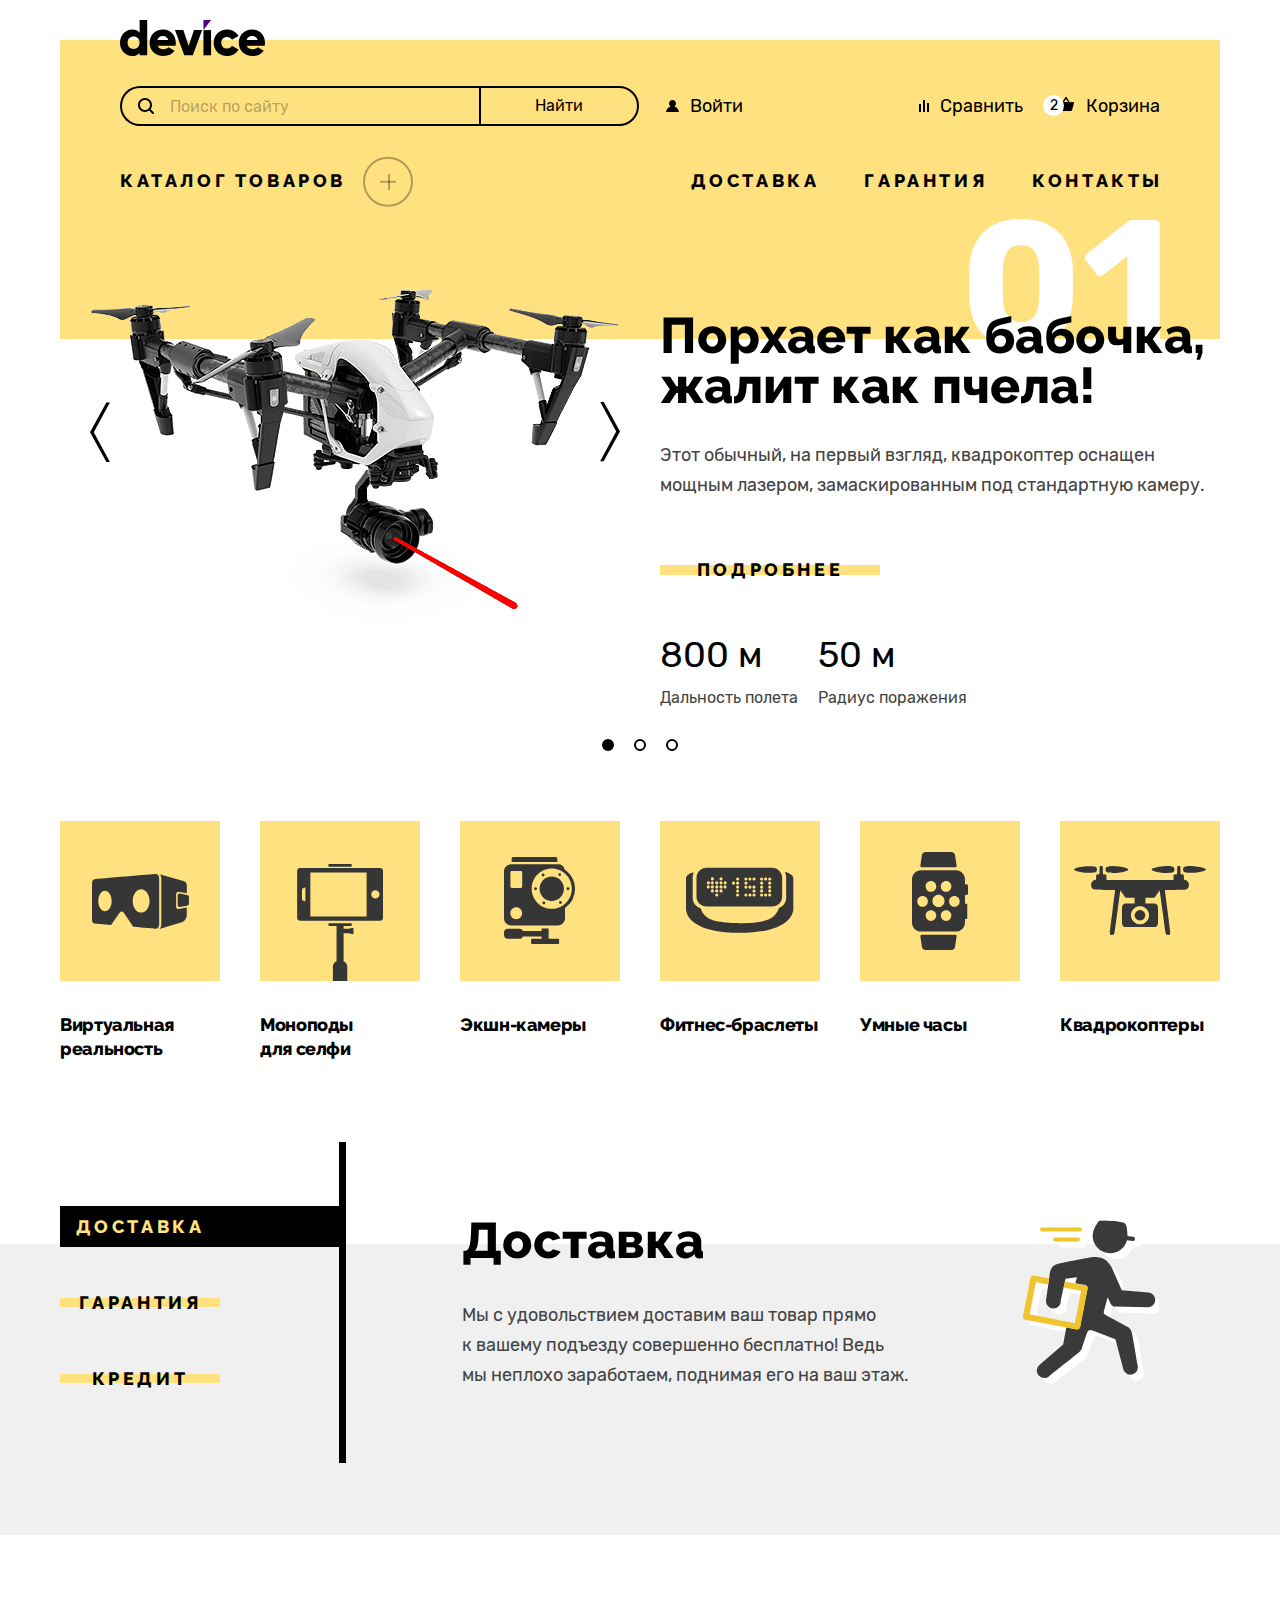
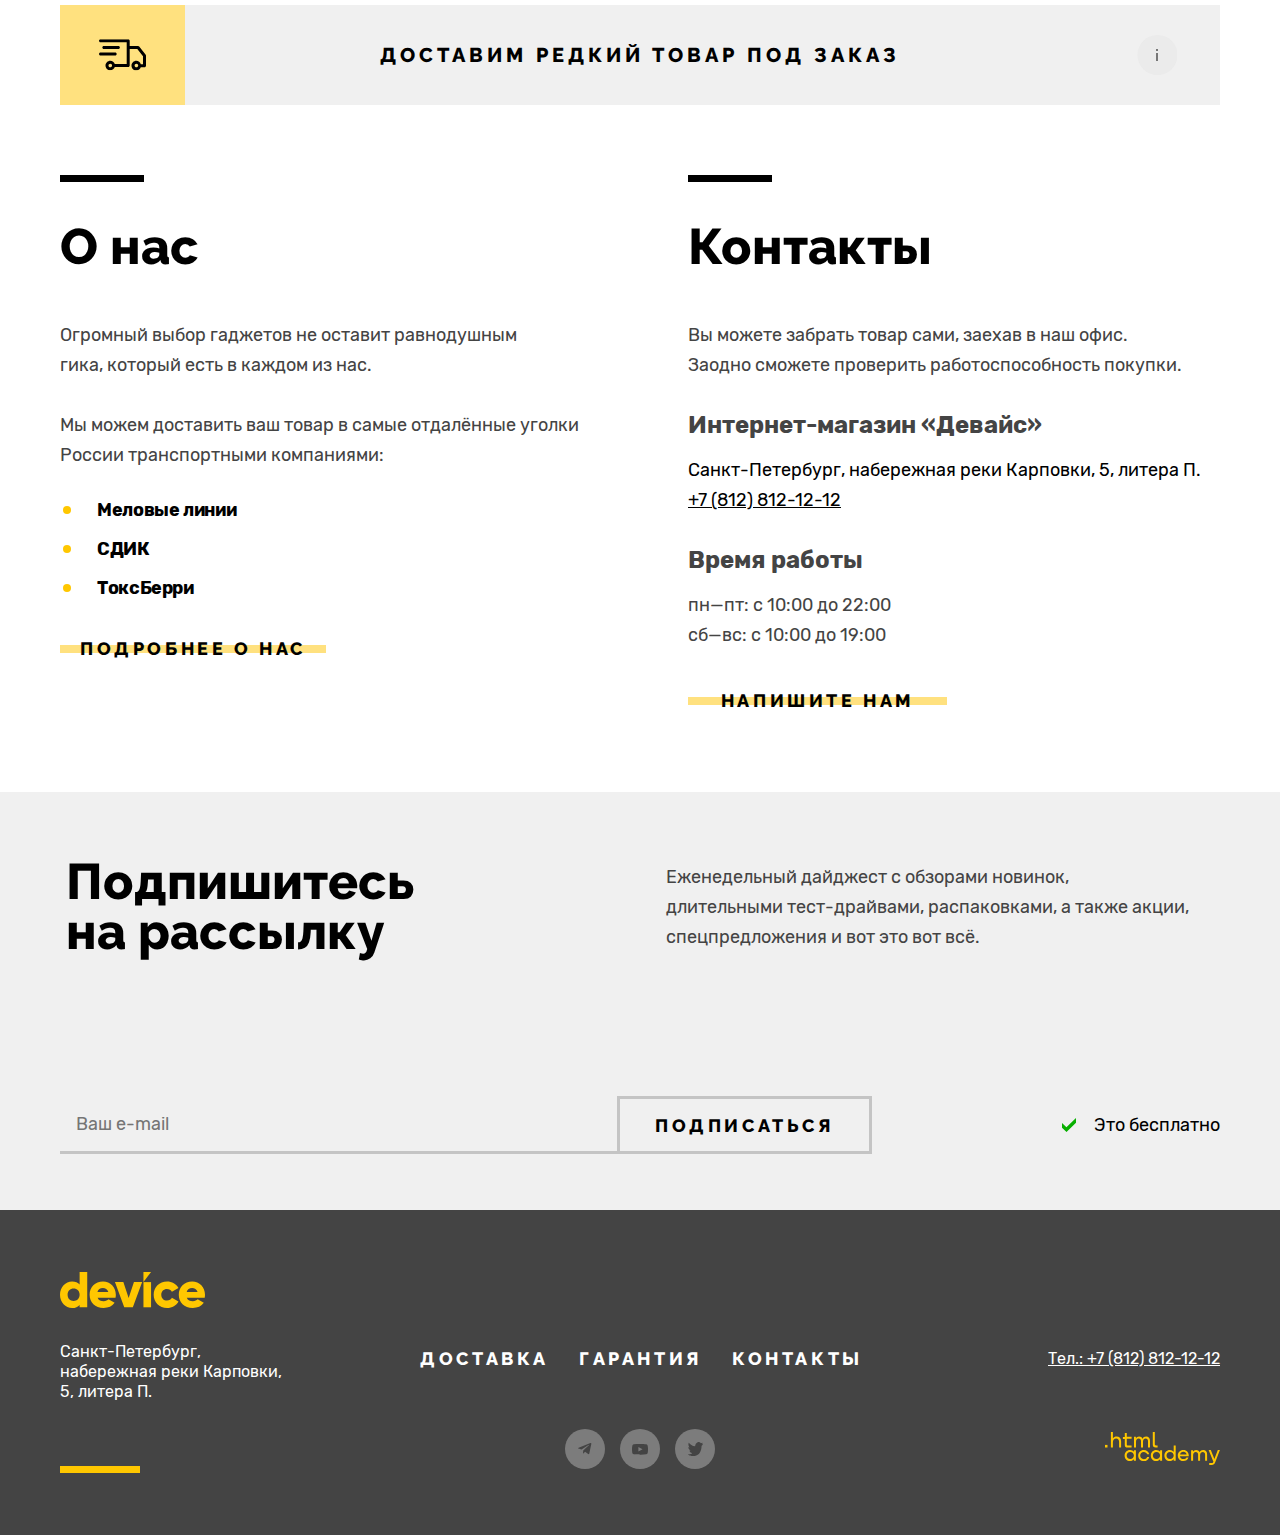
<file: index.html>
<!DOCTYPE html>
<html lang="ru">

  <head>
    <meta charset="UTF-8">
    <meta name="viewport" content="width=device-width, initial-scale=1.0">
    <title>Девайс</title>
    <link rel="icon" href="favicon.ico">
    <link rel="icon" type="image/png" sizes="32x32" href="images/favicon.png">
    <link rel="stylesheet" href="styles/style.css">
  </head>

  <body class="page">
    <!-- header -->
    <header class="main-header">
      <div class="page-container header-container">
        <a class="logo nav-logo" href="#">
          <span class="visually-hidden">Логотип сайта Девайс.</span>
          <img src="images/logo-header.svg" alt="Логотип сайта Девайс." width="145" height="36">
        </a>
        <form class="search" method="get" action="https://echo.htmlacademy.ru/">
          <label class="search__label" for="search">
            <span class="visually-hidden">Поиск по сайту.</span>
            <input class="search__input input" type="text" name="search" id="search" placeholder="Поиск по сайту">
          </label>
          <button class="search__button" type="button">Найти</button>
        </form>
        <ul class="nav-bar list-reset">
          <li class="nav-bar__item">
            <a class="nav-bar__link login link" href="#">Войти</a>
          </li>
          <li class="nav-bar__item">
            <a class="nav-bar__link compare link" href="#">Сравнить</a>
          </li>
          <li class="nav-bar__item">
            <a class="nav-bar__link count link" href="#">
              <span class="cart-count">2</span>
              Корзина
            </a>
            <!-- popover -->
            <!-- класс popover-open показывает поповер -->
            <div class="popover popover-cart">
              <div class="popover-content">
                <h2 class="visually-hidden">Корзина.</h2>
                <ul class="cart-items-list list-reset">
                  <li class="cart-item">
                    <a class="cart-item__link link" href="#">
                      <img class="cart-item__img" src="images/catalog-img/preview-cart/amateur-mini.jpg"
                        alt="Любительская селфи-палка" width="39" height="43">
                      <h3 class="cart-item__name">Любительская селфи-палка</h3>
                    </a>
                    <button class="cart-item__btn btn">
                      <span class="visually-hidden">Убрать товар из корзины.</span>
                    </button>
                  </li>
                  <li class="cart-item">
                    <a class="cart-item__link link" href="#">
                      <img class="cart-item__img" src="images/catalog-img/preview-cart/professional-mini.jpg"
                        alt="Профессиональная селфи-палка" width="39" height="43">
                      <h3 class="cart-item__name">Профессиональная селфи-палка</h3>
                    </a>
                    <button class="cart-item__btn btn">
                      <span class="visually-hidden">Убрать товар из корзины.</span>
                    </button>
                  </li>
                </ul>
                <div class="cart-text">
                  <p class="cart-text__descr descr">
                    Товаров:
                    <span class="cart-text__count">2</span>
                  </p>
                  <p class="cart-text__descr descr">
                    Сумма:
                    <span class="cart-text__price">2000 ₽</span>
                  </p>
                </div>
                <a class="popover-content__btn btn" href="#">Открыть корзину</a>
              </div>
            </div>
          </li>
        </ul>
        <nav class="nav">
          <!-- Класс catalog-menu-opened показывает доп меню  -->
          <ul class="menu list-reset">
            <li class="menu__item">
              <a href="#" class="menu__link menu__link-icon link">Каталог товаров</a>
              <ul class="catalog-menu catalog-menu-opened  list-reset">
                <li class="catalog-menu__item catalog-menu__item-virtual">
                  <a href="#" class="catalog-menu__link link">Виртуальная реальность</a>
                </li>
                <li class="catalog-menu__item  catalog-menu__item-monopods">
                  <a href="catalog.html" class="catalog-menu__link link">Моноподы для cелфи</a>
                </li>
                <li class="catalog-menu__item catalog-menu__item-action">
                  <a href="#" class="catalog-menu__link link">Экшн-камеры</a>
                </li>
                <li class="catalog-menu__item catalog-menu__item-fitness">
                  <a href="#" class="catalog-menu__link link">Фитнес-браслеты</a>
                </li>
                <li class="catalog-menu__item catalog-menu__item-smart">
                  <a href="#" class="catalog-menu__link link">Умные часы</a>
                </li>
                <li class="catalog-menu__item catalog-menu__item-quadrocopter">
                  <a href="#" class="catalog-menu__link link">Квадрокоптеры</a>
                </li>
              </ul>
            </li>
            <li class="menu__item">
              <a href="#" class="menu__link link">Доставка</a>
            </li>
            <li class="menu__item">
              <a href="#" class="menu__link link">Гарантия</a>
            </li>
            <li class="menu__item">
              <a href="#" class="menu__link link">Контакты</a>
            </li>
          </ul>
        </nav>
      </div>
    </header>
    <!-- main -->
    <main class="main main-container">
      <h1 class="visually-hidden">Девайс - интернет-магазин гаджетов.</h1>
      <!-- slider  -->
      <section class="slider">
        <div class="page-container">
          <h2 class="visually-hidden">Промо.</h2>
          <ol class="slides list-reset">
            <li class="slide slide-active slide-one">
              <div class="slider-wrapper">
                <img src="images/slider/quadrocopter.png" width="560" height="560"
                  alt="Изображение лазерного квадрокоптера.">
                <div class="slider-controls">
                  <button class="slider-button slider-prev btn" type="button">
                    <span class="visually-hidden">Предыдущий слайд.</span>
                  </button>
                  <button class="slider-button slider-next btn" type="button">
                    <span class="visually-hidden">Следующий слайд.</span>
                  </button>
                </div>
              </div>
              <div class="slider-wrapper-text ">
                <h3 class="slider__title title">Порхает как бабочка,
                  жалит как пчела!</h3>
                <p class="slider__descr descr">Этот обычный, на первый взгляд, квадрокоптер оснащен мощным лазером,
                  замаскированным под стандартную камеру.</p>
                <a class="slider__detail button-yellow  btn" href="#">Подробнее</a>
                <ul class="product-feature list-reset">
                  <li class="product-feature__item">
                    <p class="product-feature__descr descr">
                      800 м
                    </p>
                    <span class="text-small">Дальность полета</span>
                  </li>
                  <li class="product-feature__item">
                    <p class="product-feature__descr descr">
                      50 м
                    </p>
                    <span class="text-small">Радиус поражения</span>
                  </li>
                </ul>
              </div>
            </li>
            <li class="slide slide-two">
              <div class="slider-wrapper">
                <img src="images/slider/fitness-bracelet.png" width="560" height="560"
                  alt="Изображение лазерного квадрокоптера.">
                <div class="slider-controls">
                  <button class="slider-button slider-prev btn" type="button">
                    <span class="visually-hidden">Предыдущий слайд.</span>
                  </button>
                  <button class="slider-button slider-next btn" type="button">
                    <span class="visually-hidden">Следующий слайд.</span>
                  </button>
                </div>
              </div>
              <div class="slider-wrapper-text">
                <h3 class="slider__title title">Худеем правильно!</h3>
                <p class="slider__descr descr">Мотивирующие фитнес-браслеты помогут найти в себе силы не пропускать
                  занятия и соблюдать диету.</p>
                <a class="slider__detail button-yellow btn" href="#">Подробнее</a>
                <ul class="product-feature list-reset">
                  <li class="product-feature__item">
                    <p class="product-feature__descr descr">
                      48 часов
                      <span class="text-small">Без подзарядки</span>
                    </p>
                  </li>
                </ul>
              </div>
            </li>
            <li class="slide slide-three">
              <div class="slider-wrapper">
                <img src="images/slider/selfie.png" width="560" height="560" alt="Изображение лазерного квадрокоптера.">
                <div class="slider-controls">
                  <button class="slider-button slider-prev btn" type="button">
                    <span class="visually-hidden">Предыдущий слайд.</span>
                  </button>
                  <button class="slider-button slider-next btn" type="button">
                    <span class="visually-hidden">Следующий слайд.</span>
                  </button>
                </div>
              </div>
              <div class="slider-wrapper-text">
                <h3 class="slider__title title">Делай селфи, как Бен Стиллер!</h3>
                <p class="slider__descr descr">Самая длинная палка для селфи доступна в нашем магазине. Восемь (Восемь,
                  Карл!) метров длиной и весом всего 5 кг.
                </p>
                <a class="slider__detail button-yellow btn" href="#">Подробнее</a>
                <ul class="product-feature list-reset">
                  <li class="product-feature__item">
                    <p class="product-feature__descr descr">
                      8,5 м
                    </p>
                    <span class="text-small">Длина палки</span>
                  </li>
                  <li class="product-feature__item">
                    <p class="product-feature__descr descr">
                      5 кг
                    </p>
                    <span class="text-small">Вес палки</span>
                  </li>
                  <li class="product-feature__item">
                    <p class="product-feature__descr descr">
                      Карбон
                    </p>
                    <span class="text-small">Материал</span>
                  </li>
                </ul>
              </div>
            </li>
          </ol>
          <ol class="slider-pagination list-reset">
            <li class="slider-pagination__item">
              <button class="slider-pagination__button slider-pagination-button-current btn" type="button">
                <span class="visually-hidden">Первый слайд.</span>
              </button>
            </li>
            <li class="slider-pagination__item">
              <button class="slider-pagination__button btn" type="button">
                <span class="visually-hidden">Второй слайд.</span>
              </button>
            </li>
            <li class="slider-pagination__item">
              <button class="slider-pagination__button btn" type="button">
                <span class="visually-hidden">Третий слайд.</span>
              </button>
            </li>
          </ol>
        </div>
      </section>
      <!-- categories -->
      <section class="categories">
        <div class="page-container">
          <h2 class="visually-hidden">Категории каталога.</h2>
          <ul class="categories__list list-reset">
            <li class="categories__item">
              <a class="categories__link virtual-icon link" href="#">Виртуальная
                реальность</a>
            </li>
            <li class="categories__item">
              <a class="categories__link monopods-icon link" href="catalog.html">Моноподы
                для&nbsp;селфи</a>
            </li>
            <li class="categories__item">
              <a class="categories__link action-cameras-icon link" href="#">Экшн-камеры</a>
            </li>
            <li class="categories__item">
              <a class="categories__link fitness-bracelets-icon link" href="#">Фитнес-браслеты</a>
            </li>
            <li class="categories__item">
              <a class="categories__link smart-watch-icon link" href="#">Умные часы</a>
            </li>
            <li class="categories__item">
              <a class="categories__link quadcopters-icon link" href="#">Квадрокоптеры</a>
            </li>
          </ul>
        </div>
      </section>
      <!-- info -->
      <section class="info">
        <div class="page-container info-container">
          <h2 class="visually-hidden">Информация о доставке, гарантии и кредите.</h2>
          <ul class="tabs-nav list-reset">
            <li class="tabs-nav__item tabs-nav__active">
              <button class="tabs-nav__btn button-yellow btn" type="button">Доставка</button>
            </li>
            <li class="tabs-nav__item">
              <button class="tabs-nav__btn button-yellow btn" type="button">Гарантия</button>
            </li>
            <li class="tabs-nav__item">
              <button class="tabs-nav__btn button-yellow btn" type="button">Кредит</button>
            </li>
          </ul>
          <ul class="tabs-content list-reset">
            <li class="tabs-panel  tabs-panel__active delivery-icon">
              <h3 class="tabs-panel__title title">Доставка</h3>
              <p class="tabs-panel__descr descr">
                Мы с удовольствием доставим ваш товар прямо
                к&nbsp;вашему подъезду совершенно бесплатно! Ведь
                мы&nbsp;неплохо заработаем, поднимая его на ваш этаж.
              </p>
            </li>
            <li class="tabs-panel guarantee-icon">
              <h3 class="tabs-panel__title title">Гарантия</h3>
              <p class="tabs-panel__descr descr">
                Если из-за возгорания купленного у нас товара у вас
                сгорит дом — не переживайте, мы выдадим вам новый.
                Товар, не дом, конечно же.
              </p>
            </li>
            <li class="tabs-panel credit-icon">
              <h3 class="tabs-panel__title title">Кредит</h3>
              <p class="tabs-panel__descr descr">
                Залезть в долговую яму стало проще! Кредитные консультанты подберут для вас наиболее выгодные условия
                кредита. Выгодные
                для банка, разумеется.
              </p>
            </li>
          </ul>
        </div>
      </section>
      <!-- delivery -->
      <section class="delivery">
        <h2 class="visually-hidden">Оформить доставку.</h2>
        <div class="page-container">
          <button class="delivery-btn btn" type="button">Доставим редкий товар под заказ</button>
        </div>
      </section>
      <!-- detail -->
      <section class="detail">
        <div class="page-container detail-container">
          <!--about-us -->
          <div class="about-us">
            <h2 class="about-us__title detail__title title">О нас</h2>
            <p class="about-us__descr detail__descr descr">Огромный выбор гаджетов не оставит равнодушным<br> гика,
              который есть в каждом из нас.
            </p>
            <p class="about-us__descr  detail__descr descr">Мы можем доставить ваш товар в самые отдалённые уголки
              России транспортными компаниями:
            </p>
            <ul class="about-us__list detail__list list-reset">
              <li class="about-us__item detail__item">Меловые линии</li>
              <li class="about-us__item detail__item">СДИК</li>
              <li class="about-us__item detail__item">ТоксБерри</li>
            </ul>
            <a class="about-us__link detail__btn button-yellow btn" href="#">Подробнее о нас</a>
          </div>
          <!-- contacts -->
          <div class="contacts">
            <h2 class="contacts__title detail__title title">Контакты</h2>
            <p class="contacts__descr  detail__descr descr">Вы можете забрать товар сами, заехав в наш офис.<br>
              Заодно сможете проверить работоспособность покупки.
            </p>
            <h3 class="contacts__subtitle  detail__subtitle">Интернет-магазин «Девайс»</h3>
            <address class="contacts__address">
              Санкт-Петербург, набережная реки Карповки, 5, литера П.
              <a class="contacts__tel link" href="tel:+78128121212">+7 (812) 812-12-12</a>
            </address>
            <h3 class="contacts__subtitle detail__subtitle">Время работы</h3>
            <p class="contacts__time detail__descr descr">
              пн—пт: с 10:00 до 22:00<br>
              сб—вс: с 10:00 до 19:00
            </p>
            <a class="contacts__link detail__btn button-yellow btn" href="#">Напишите нам</a>
          </div>
        </div>
      </section>
      <!-- subscribe -->
      <section class="subscribe">
        <div class="page-container subscribe-container">
          <div class="subscribe-top">
            <h2 class="subscribe__title title">Подпишитесь<br>
              на рассылку</h2>
            <p class="subscribe__descr descr">Еженедельный дайджест с обзорами новинок,<br>
              длительными тест-драйвами, распаковками, а также акции, спецпредложения и вот это вот всё.</p>
          </div>
          <div class="subscribe-bottom">
            <form class="subscribe-form" method="post" action="https://echo.htmlacademy.ru/">
              <label for="email">
                <span class="visually-hidden">Введите email.</span>
                <input class="subscribe-form__input input" type="email" name="email" id="email" placeholder="Ваш e-mail"
                  required>
              </label>
              <button class="subscribe-form__button btn" type="submit">Подписаться</button>
            </form>
            <span class="subscribe__free">Это бесплатно</span>
          </div>
        </div>
      </section>
    </main>
    <!-- footer -->
    <footer class="footer">
      <div class="page-container footer-container">
        <div class="footer-wrapper-left">
          <a class="logo footer-logo" href="#">
            <span class="visually-hidden">Логотип сайта Девайс.</span>
            <img src="images/logo-footer.svg" alt="Логотип сайта Девайс." width="145" height="36">
          </a>
          <address class="footer__address">Санкт-Петербург, набережная реки Карповки, 5, литера П.</address>
        </div>
        <div class="footer-wrapper-center">
          <ul class="footer-menu list-reset">
            <li class="footer-menu__item">
              <a href="#" class="footer-menu__link link">Доставка</a>
            </li>
            <li class="footer-menu__item">
              <a href="#" class="footer-menu__link link">Гарантия</a>
            </li>
            <li class="footer-menu__item">
              <a href="#" class="footer-menu__link link">Контакты</a>
            </li>
          </ul>
          <ul class="social-list list-reset">
            <li class="social-item">
              <a class="social-link social-link-telegram" href="https://t.me/htmlacademy">
                <svg width="40" height="40" viewBox="0 0 40 40" role="img" aria-label="Сссылка на телеграм канал."
                  fill="none" xmlns="http://www.w3.org/2000/svg">
                  <circle cx="20" cy="20" r="20" />
                  <g clip-path="url(#clip0_38401_469)">
                    <path
                      d="M25.4431 14.0736L13.6231 18.6316C12.8164 18.9556 12.8211 19.4056 13.4751 19.6062L16.5097 20.5529L23.5311 16.1229C23.8631 15.9209 24.1664 16.0296 23.9171 16.2509L18.2284 21.3849H18.2271L18.2284 21.3856L18.0191 24.5136C18.3257 24.5136 18.4611 24.3729 18.6331 24.2069L20.1071 22.7736L23.1731 25.0383C23.7384 25.3496 24.1444 25.1896 24.2851 24.5149L26.2977 15.0296C26.5037 14.2036 25.9824 13.8296 25.4431 14.0736V14.0736Z"
                      fill="#444444" />
                  </g>
                  <defs>
                    <clipPath id="clip0_38401_469">
                      <rect width="14" height="12" fill="white" transform="translate(13 14)" />
                    </clipPath>
                  </defs>
                </svg>

              </a>
            </li>
            <li class="social-item">
              <a class="social-link social-link-youtube" href="https://www.youtube.com/user/htmlacademyru">
                <svg width="40" height="40" viewBox="0 0 40 40" role="img" aria-label="Ссылка на ютуб канал."
                  fill="none" xmlns="http://www.w3.org/2000/svg">
                  <circle cx="20" cy="20" r="20" />
                  <g clip-path="url(#clip0_38401_474)">
                    <path
                      d="M27.6671 16.6746C27.5765 16.3515 27.4 16.0589 27.1564 15.828C26.9059 15.59 26.5989 15.4197 26.2644 15.3333C25.0124 15.0033 19.9964 15.0033 19.9964 15.0033C17.9053 14.9795 15.8147 15.0842 13.7364 15.3166C13.4019 15.4094 13.0955 15.5835 12.8444 15.8233C12.5977 16.0606 12.4191 16.3533 12.3257 16.674C12.1015 17.8818 11.9926 19.1082 12.0004 20.3366C11.9924 21.564 12.1011 22.79 12.3257 23.9993C12.4171 24.3186 12.5951 24.61 12.8424 24.8453C13.0897 25.0806 13.3977 25.2506 13.7364 25.3406C15.0051 25.67 19.9964 25.67 19.9964 25.67C22.0902 25.6938 24.1835 25.5892 26.2644 25.3566C26.5989 25.2702 26.9059 25.1 27.1564 24.862C27.3999 24.6311 27.5762 24.3385 27.6664 24.0153C27.8965 22.8079 28.0083 21.581 28.0004 20.352C28.0177 19.1177 27.906 17.885 27.6671 16.674V16.6746ZM18.4017 22.6193V18.0546L22.5751 20.3373L18.4017 22.6193Z"
                      fill="#444444" />
                  </g>
                  <defs>
                    <clipPath id="clip0_38401_474">
                      <rect width="16" height="11" fill="white" transform="translate(12 15)" />
                    </clipPath>
                  </defs>
                </svg>
              </a>
            </li>
            <li class="social-item">
              <a class="social-link social-link-vk" href="https://vk.com/htmlacademy">
                <svg width="40" height="40" viewBox="0 0 40 40" role="img" aria-label="Ссылка на твиттер." fill="none"
                  xmlns="http://www.w3.org/2000/svg">
                  <circle cx="20" cy="20" r="20" />
                  <path
                    d="M22.7 13.1551C24.2 12.6551 25.3 13.4551 25.9 14.2551C26.4 14.0551 27 13.8551 27.6 13.6551C27.6 14.4551 27.1 15.0551 26.8 15.2551C27.5 15.4551 28 14.8551 28 14.8551C27.9 15.7551 27.1 16.5551 26.6 16.7551C26.4 23.0551 23.8 27.1551 17.7 27.0551C17.2 27.0551 17.8 27.0551 17.3 27.0551C17 27.0551 13.6 26.6551 13 25.2551C15 25.4551 16.4 24.8551 17.1 24.1551C16.3 23.8551 14.7 23.7551 14.5 21.3551C14.8 21.5551 15 21.6551 15.6 21.5551C14.5 20.7551 13.3 20.0551 13.4 18.0551C13.7 18.3551 14.3 18.5551 14.6 18.4551C14 18.2551 12.8 15.3551 13.8 13.8551C15.4 15.5551 17.1 17.2551 20.1 17.3551C20.3 15.2551 21.1 13.8551 22.7 13.1551Z"
                    fill="#444444" />
                </svg>
              </a>
            </li>
          </ul>
        </div>
        <div class="footer-wrapper-right">
          <a class="footer-phone link" href="tel:+78128121212">Тел.: +7 (812) 812-12-12</a>
          <a href="https://htmlacademy.ru/" class="logo-academy">
            <span class="visually-hidden">Ссылка на официальеый сайт HTML Academy.</span>
          </a>
        </div>
      </div>
    </footer>
    <!-- modal-container-close закрывает модальное окно -->
    <div class="modal-container modal-container-close">
      <div class="modal modal-delivery">
        <section class="modal-content">
          <div class="title-wrapper">
            <h2 class="modal-content__title title">Доставка под заказ</h2>
            <button class="modal-content__close-btn" type="button">
              <span class="visually-hidden">Закрыть.</span>
            </button>
          </div>
          <form class="modal-form" method="post" action="https://echo.htmlacademy.ru/">
            <label for="name" class="modal-form__label modal-form__label-name">
              <span class="modal-form__text">Ваше имя:</span>
              <input type="text" name="name" id="name" class="modal-form__input name-icon input"
                placeholder="Введите имя">
              <span class="input-state input-valid">Добавьте имя</span>
            </label>
            <label for="mail" class="modal-form__label modal-form__label-mail">
              <span class="modal-form__text">Ваш e-mail:</span>
              <input type="text" name="email" id="mail" class="modal-form__input input-invalid input mail-icon"
                placeholder="Введите почту" value="почта">
              <span class="input-state input-invalid-text">Забавный у вас адрес</span>
            </label>
            <label for="order" class="modal-form__label modal-form__label-order">
              <span class="modal-form__text">Что нужно привезти:</span>
              <input type="text" name="order" id="order" class="modal-form__input order-input input"
                placeholder="В свободной форме">
            </label>
            <div class="wrapper-label">
              <div class="tooltip-container form-label-icon">
                <label for="quantity" class="modal-form__label modal-form__label-quantity">
                  <span class="modal-form__text">Количество:</span>
                </label>
                <div class="tooltip">
                  <button class="tooltip-toggle" type="button" aria-labelledby="tooltip-label-date"></button>
                  <span class="tooltip-text" role="tooltip" id="tooltip-label-date">Постараемся найти, сколько нужно.
                    Привезём сколько получится по требованиям
                    к провозу багажа.</span>
                </div>
              </div>
              <div class="wrapper-button">
                <button class="modal-form__btn button-minus" type="button">
                  <span class="visually-hidden">Уменьшить количество человек.</span>
                </button>
                <input type="number" name="quantity" id="quantity"
                  class="modal-form__input input-quantity input input-namber" value="1">
                <button class="modal-form__btn button-plus" type="button">
                  <span class="visually-hidden">Увеличить количество человек.</span>
                </button>
              </div>
            </div>
            <button class="modal-form__search btn button-yellow" type="submit">Отправить</button>
          </form>
        </section>
      </div>
    </div>
    <script src="script/main.js"></script>
  </body>

</html>
</file>
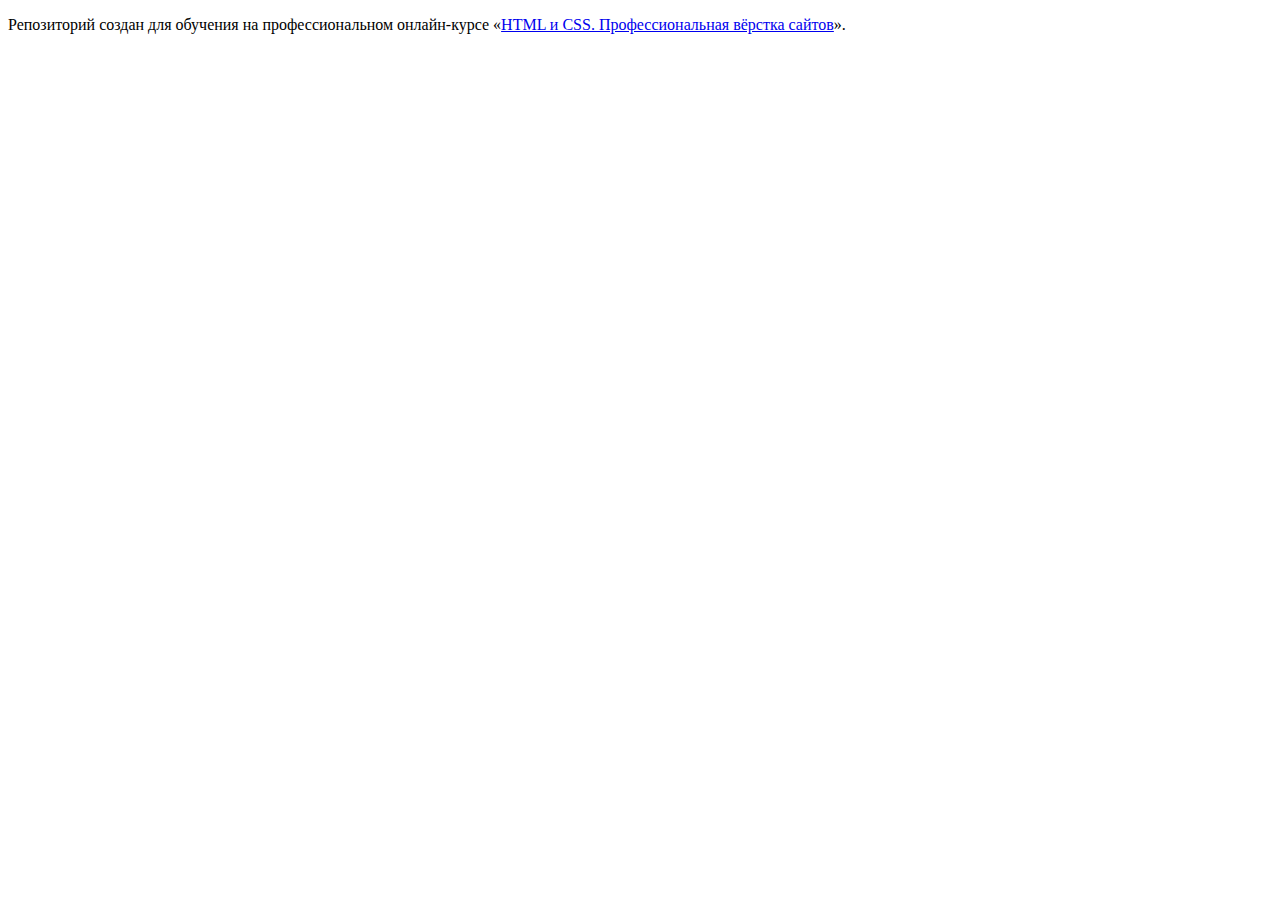
<file: master/index.html>
<!DOCTYPE html>
<html lang="ru">
  <head>
    <meta charset="utf-8">
    <title>HTML Academy: Девайс</title>
    <base href="https://htmlacademy-htmlcss.github.io/2235875-device-37/master/">
</head>
  <body>

    <p>Репозиторий создан для обучения на профессиональном онлайн‑курсе «<a href="https://htmlacademy.ru/intensive/htmlcss">HTML и CSS. Профессиональная вёрстка сайтов</a>».</p>

  </body>
</html>
</file>
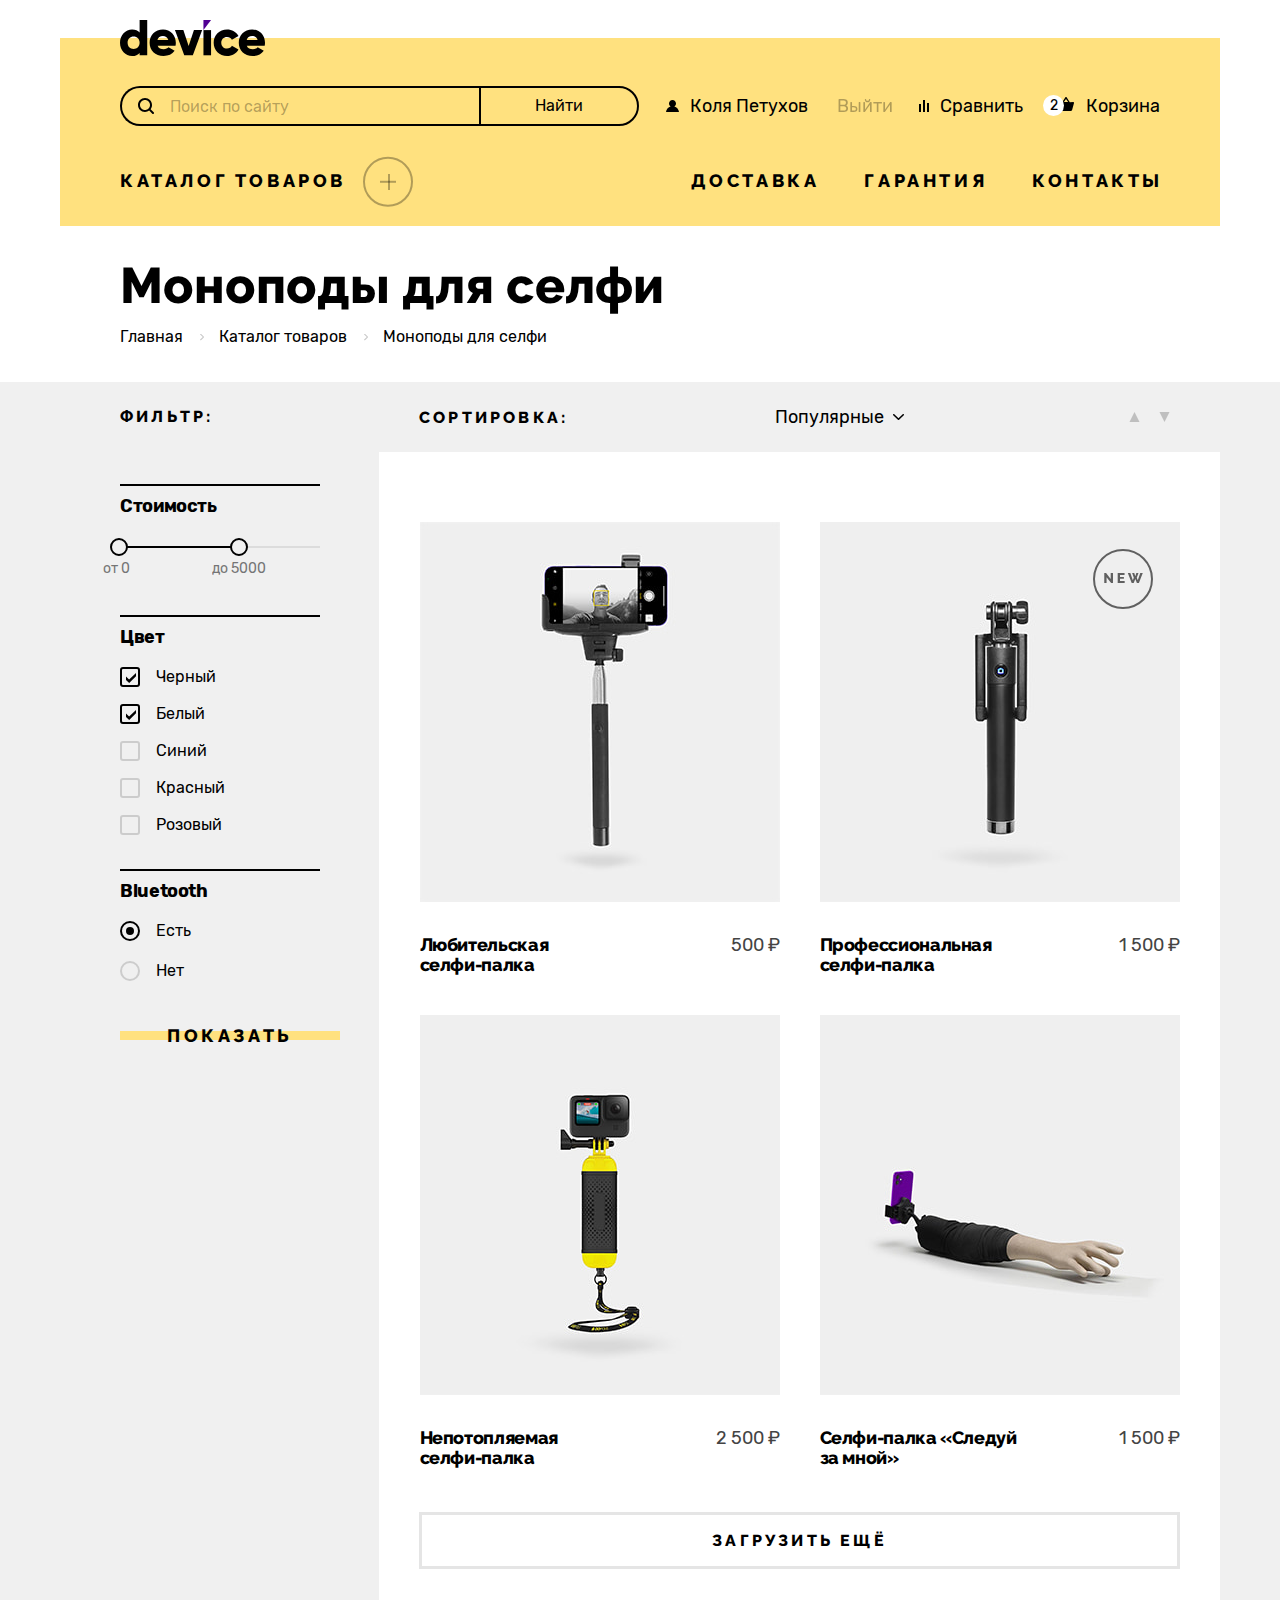
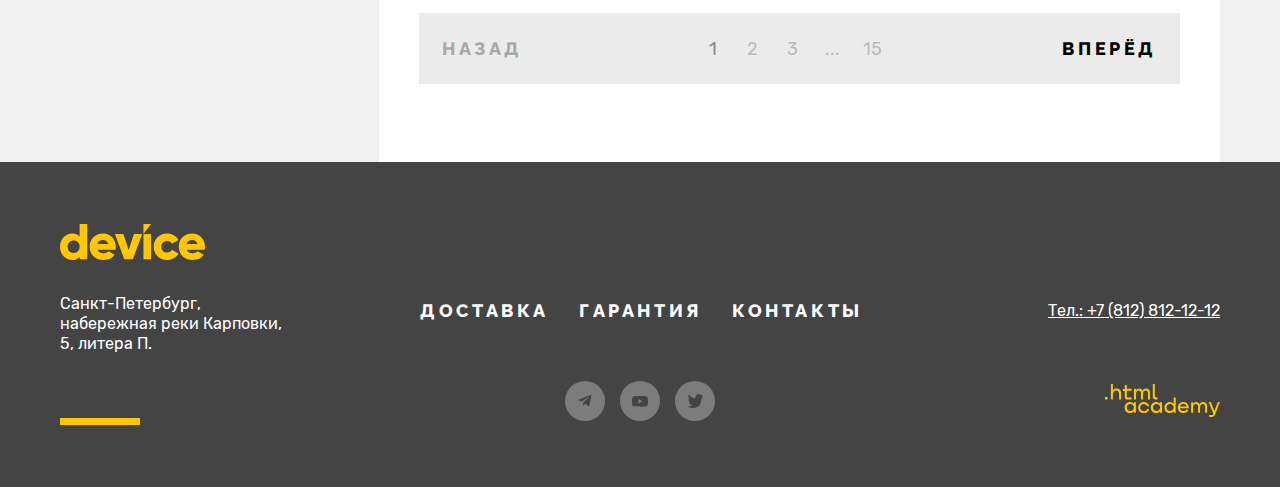
<file: catalog.html>
<!DOCTYPE html>
<html lang="ru">

  <head>
    <meta charset="UTF-8">
    <meta name="viewport" content="width=device-width, initial-scale=1.0">
    <title>Девайс</title>
    <link rel="icon" href="favicon.ico">
    <link rel="icon" type="image/png" sizes="32x32" href="images/favicon.png">
    <link rel="stylesheet" href="styles/style.css">
  </head>

  <body class="page">
    <!-- header -->
    <header class="main-header">
      <div class="page-container header-container header-container-inner">
        <a class="logo nav-logo" href="index.html">
          <span class="visually-hidden">Логотип сайта Девайс.</span>
          <img src="images/logo-header.svg" alt="Логотип сайта Девайс." width="145" height="36">
        </a>
        <form class="search" method="get" action="https://echo.htmlacademy.ru/">
          <label class="search__label" for="search">
            <span class="visually-hidden">Поиск по сайту.</span>
            <input class="search__input input" type="text" name="search" id="search" placeholder="Поиск по сайту">
          </label>
          <button class="search__button" type="button">Найти</button>
        </form>
        <ul class="nav-bar list-reset">
          <li class="nav-bar__item">
            <a class="nav-bar__link login link" href="#">Коля Петухов</a>
          </li>
          <li class="nav-bar__item nav-bar__item--exit">
            <a class="nav-bar__link exit  link" href="#">Выйти</a>
          </li>
          <li class="nav-bar__item">
            <a class="nav-bar__link compare link" href="#">Сравнить</a>
          </li>
          <li class="nav-bar__item">
            <a class="nav-bar__link count link" href="#">
              <span class="cart-count">2</span>
              Корзина
            </a>
            <!-- popover -->
            <!-- класс popover-open показывает поповер -->
            <div class="popover popover-cart">
              <div class="popover-content">
                <h2 class="visually-hidden">Корзина.</h2>
                <ul class="cart-items-list list-reset">
                  <li class="cart-item">
                    <a class="cart-item__link link" href="#">
                      <img class="cart-item__img" src="images/catalog-img/preview-cart/amateur-mini.jpg"
                        alt="Любительская селфи-палка" width="39" height="43">
                      <h3 class="cart-item__name">Любительская селфи-палка</h3>
                    </a>
                    <button class="cart-item__btn btn">
                      <span class="visually-hidden">Убрать товар из корзины.</span>
                    </button>
                  </li>
                  <li class="cart-item">
                    <a class="cart-item__link link" href="#">
                      <img class="cart-item__img" src="images/catalog-img/preview-cart/professional-mini.jpg"
                        alt="Профессиональная селфи-палка" width="39" height="43">
                      <h3 class="cart-item__name">Профессиональная селфи-палка</h3>
                    </a>
                    <button class="cart-item__btn btn">
                      <span class="visually-hidden">Убрать товар из корзины.</span>
                    </button>
                  </li>
                </ul>
                <div class="cart-text">
                  <p class="cart-text__descr descr">
                    Товаров:
                    <span class="cart-text__count">2</span>
                  </p>
                  <p class="cart-text__descr descr">
                    Сумма:
                    <span class="cart-text__price">2000 ₽</span>
                  </p>
                </div>
                <a class="popover-content__btn btn" href="#">Открыть корзину</a>
              </div>
            </div>
          </li>
        </ul>
        <nav class="nav">
          <!-- Класс catalog-menu-opened показывает доп меню  -->
          <ul class="menu list-reset">
            <li class="menu__item">
              <a href="#" class="menu__link menu__link-icon link">Каталог товаров</a>
              <ul class="catalog-menu catalog-menu-opened  list-reset">
                <li class="catalog-menu__item">
                  <a href="#" class="catalog-menu__link link">Виртуальная реальность</a>
                </li>
                <li class="catalog-menu__item">
                  <a href="catalog.html" class="catalog-menu__link link">Моноподы для cелфи</a>
                </li>
                <li class="catalog-menu__item">
                  <a href="#" class="catalog-menu__link link">Экшн-камеры</a>
                </li>
                <li class="catalog-menu__item">
                  <a href="#" class="catalog-menu__link link">Фитнес-браслеты</a>
                </li>
                <li class="catalog-menu__item">
                  <a href="#" class="catalog-menu__link link">Умные часы</a>
                </li>
                <li class="catalog-menu__item">
                  <a href="#" class="catalog-menu__link link">Квадрокоптеры</a>
                </li>
              </ul>
            </li>
            <li class="menu__item">
              <a href="#" class="menu__link link">Доставка</a>
            </li>
            <li class="menu__item">
              <a href="#" class="menu__link link">Гарантия</a>
            </li>
            <li class="menu__item">
              <a href="#" class="menu__link link">Контакты</a>
            </li>
          </ul>
        </nav>
      </div>
    </header>
    <!-- main -->
    <main class="main-inner main-container">
      <header class="main-inner-header">
        <div class="page-container main-header-container">
          <h1 class="title-category title">Моноподы для селфи</h1>
          <ol class="breadcrumbs list-reset">
            <li class="breadcrumbs__item">
              <a class="breadcrumbs__link link" href="index.html">
                Главная
              </a>
            </li>
            <li class="breadcrumbs__item">
              <a class="breadcrumbs__link link" href="#">
                Каталог товаров
              </a>
            </li>
            <li class="breadcrumbs__item">
              <a class="breadcrumbs__link">
                Моноподы для селфи
              </a>
            </li>
          </ol>
        </div>
      </header>
      <section class="catalog-products">
        <div class="page-container catalog-products-container">
          <h2 class="visually-hidden">Список товаров с фильтрами.</h2>

          <form class="filter" method="get" action="https://echo.htmlacademy.ru/">
            <h3 class="filter-title title">Фильтр:</h3>
            <fieldset class="catalog-filter__group">
              <legend class="catalog-filter__title catalog-filter__title-range">Стоимость</legend>
              <div class="range">
                <div class="range-scale">
                  <div class="range-bar" style="left: 0; width: 119px">
                    <button class="range-toggle toggle-min" type="button">
                      <span class="visually-hidden">Изменить минимальную цену.</span>
                    </button>
                    <button class="range-toggle toggle-max" type="button">
                      <span class="visually-hidden">Изменить максимальную цену.</span>
                    </button>
                  </div>
                </div>
                <div class="range-wrapper-inputs">
                  <label class="range__label visually-hidden" for="min-price">от</label>
                  <input class="range__input range__input-min input input-number" id="min-price" type="number"
                    name="min-price" placeholder="от 0">

                  <label class="range__label visually-hidden" for="max-price">до</label>
                  <input class="range__input input range__input-max input-number" id="max-price" type="number"
                    name="max-price" placeholder="до 5000">
                </div>
              </div>
            </fieldset>
            <fieldset class="catalog-filter__group">
              <legend class="catalog-filter__title">Цвет</legend>
              <ul class="catalog-filter__list list-reset">
                <li class="catalog-filter__item">
                  <label class="control" for="black">
                    <input class="visually-hidden control__input" id="black" type="checkbox" name="black" checked>
                    <span class="control__mark"></span>
                    <span class="control__label">Черный</span>
                  </label>
                </li>
                <li class="catalog-filter__item">
                  <label class="control" for="white">
                    <input class="visually-hidden control__input" id="white" type="checkbox" name="white" checked>
                    <span class="control__mark"></span>
                    <span class="control__label">Белый</span>
                  </label>
                </li>
                <li class="catalog-filter__item">
                  <label class="control" for="blue">
                    <input class="visually-hidden control__input" id="blue" type="checkbox" name="blue">
                    <span class="control__mark"></span>
                    <span class="control__label">Синий</span>
                  </label>
                </li>
                <li class="catalog-filter__item">
                  <label class="control" for="red">
                    <input class="visually-hidden control__input" id="red" type="checkbox" name="red">
                    <span class="control__mark"></span>
                    <span class="control__label">Красный</span>
                  </label>
                </li>
                <li class="catalog-filter__item">
                  <label class="control" for="pink">
                    <input class="visually-hidden control__input" id="pink" type="checkbox" name="pink">
                    <span class="control__mark"></span>
                    <span class="control__label">Розовый</span>
                  </label>
                </li>
              </ul>
            </fieldset>
            <fieldset class="catalog-filter__group">
              <legend class="catalog-filter__title">Bluetooth</legend>
              <ul class="catalog-filter__list list-reset">
                <li class="catalog-filter__item  catalog-filter__item-radio">
                  <label class="control" for="yes">
                    <input class="visually-hidden control__input" id="yes" type="radio" name="bluetooth" value="yes"
                      checked>
                    <span class="control__mark"></span>
                    <span class="control__label">Есть</span>
                  </label>
                </li>
                <li class="catalog-filter__item catalog-filter__item-radio">
                  <label class="control" for="no">
                    <input class="visually-hidden control__input" id="no" type="radio" name="bluetooth" value="no">
                    <span class="control__mark"></span>
                    <span class="control__label">Нет</span>
                  </label>
                </li>
              </ul>
            </fieldset>
            <button class="filter-button button-yellow btn" type="submit">Показать</button>
          </form>
          <div class="catalog-wrapper">
            <header class="sorting-header">
              <h3 class="sorting__title title">сортировка:</h3>
              <select class="select-control" aria-label="Сортировка">
                <option value="popular">Популярные</option>
                <option value="expensive">Дорогие</option>
                <option value="cheap">Дешевые</option>
              </select>
              <div class="arrow-buttons">
                <button class="arrow-btn arrow-btn__up btn" type="button">
                  <span class="visually-hidden">по возрастанию.</span>
                </button>
                <button class="arrow-btn arrow-btn__down btn" type="button">
                  <span class="visually-hidden">по убыванию.</span>
                </button>
              </div>
            </header>
            <div class="catalog-product-wrapper">
              <!-- класс icon-new добавляет иконку new к карточке -->
              <ul class="catalog-product list-reset">
                <li class="catalog-product__item">
                  <a class="catalog-product__link link" href="#">
                    <img class="catalog-product__img" src="images/catalog-img/amateur.jpg"
                      alt="Любительская селфи-палка." width="360" height="380">
                    <div class="catalog-product__text">
                      <h3 class="catalog-product__title title">Любительская<br> селфи-палка</h3>
                      <p class="catalog-product__price descr">500 ₽</p>
                    </div>
                    <span class="state-link">Подробнее</span>
                  </a>
                </li>
                <li class="catalog-product__item icon-new">
                  <a class="catalog-product__link link" href="#">
                    <img class="catalog-product__img" src="images/catalog-img/professional.jpg"
                      alt="Профессиональная селфи-палка." width="360" height="380">
                    <div class="catalog-product__text">
                      <h3 class="catalog-product__title title">Профессиональная<br> селфи-палка</h3>
                      <p class="catalog-product__price descr">1 500 ₽</p>
                    </div>
                    <span class="state-link">Подробнее</span>
                  </a>
                </li>
                <li class="catalog-product__item">
                  <a class="catalog-product__link link" href="#">
                    <img class="catalog-product__img" src="images/catalog-img/unsinkable.jpg"
                      alt="Непотопляемаяселфи-палка." width="360" height="380">
                    <div class="catalog-product__text">
                      <h3 class="catalog-product__title title">Непотопляемая<br> селфи-палка</h3>
                      <p class="catalog-product__price descr">2 500 ₽</p>
                    </div>
                    <span class="state-link">Подробнее</span>
                  </a>
                </li>
                <li class="catalog-product__item">
                  <a class="catalog-product__link link" href="#">
                    <img class="catalog-product__img" src="images/catalog-img/follow-me.jpg"
                      alt="Селфи-палка «Следуй за мной»." width="360" height="380">
                    <div class="catalog-product__text">
                      <h3 class="catalog-product__title title">Селфи-палка «Следуй<br> за мной»</h3>
                      <p class="catalog-product__price descr">1 500 ₽</p>
                    </div>
                    <span class="state-link">Подробнее</span>
                  </a>
                </li>
              </ul>
              <a class="catalog-product__load btn" href="#">Загрузить ещё</a>
              <ol class="pagination list-reset">
                <li class="pagination__item">
                  <a class="pagination__link pagination__link-back button-disabled btn" href="#">Назад</a>
                </li>
                <li class="pagination__item">
                  <a class="pagination__link pagination__link-number  pagination-active link" href="#">1</a>
                </li>
                <li class="pagination__item">
                  <a class="pagination__link pagination__link-number link" href="#">2</a>
                </li>
                <li class="pagination__item">
                  <a class="pagination__link pagination__link-number link" href="#">3</a>
                </li>
                <li class="pagination__item pagination__item-ellipsis">...</li>
                <li class="pagination__item">
                  <a class="pagination__link pagination__link-number link" href="#">15</a>
                </li>
                <li class="pagination__item">
                  <a class="pagination__link pagination__link-forward btn" href="#">Вперёд</a>
                </li>
              </ol>
            </div>
          </div>
        </div>
      </section>
    </main>
    <!-- footer -->
    <footer class="footer">
      <div class="page-container footer-container">
        <div class="footer-wrapper-left">
          <a class="logo footer-logo" href="#">
            <span class="visually-hidden">Логотип сайта Девайс.</span>
            <img src="images/logo-footer.svg" alt="Логотип сайта Девайс." width="145" height="36">
          </a>
          <address class="footer__address">Санкт-Петербург, набережная реки Карповки, 5, литера П.</address>
        </div>
        <div class="footer-wrapper-center">
          <ul class="footer-menu list-reset">
            <li class="footer-menu__item">
              <a href="#" class="footer-menu__link link">Доставка</a>
            </li>
            <li class="footer-menu__item">
              <a href="#" class="footer-menu__link link">Гарантия</a>
            </li>
            <li class="footer-menu__item">
              <a href="#" class="footer-menu__link link">Контакты</a>
            </li>
          </ul>
          <ul class="social-list list-reset">
            <li class="social-item">
              <a class="social-link social-link-telegram" href="https://t.me/htmlacademy">
                <svg width="40" height="40" viewBox="0 0 40 40" role="img" aria-label="Сссылка на телеграм канал."
                  fill="none" xmlns="http://www.w3.org/2000/svg">
                  <circle cx="20" cy="20" r="20" />
                  <g clip-path="url(#clip0_38401_469)">
                    <path
                      d="M25.4431 14.0736L13.6231 18.6316C12.8164 18.9556 12.8211 19.4056 13.4751 19.6062L16.5097 20.5529L23.5311 16.1229C23.8631 15.9209 24.1664 16.0296 23.9171 16.2509L18.2284 21.3849H18.2271L18.2284 21.3856L18.0191 24.5136C18.3257 24.5136 18.4611 24.3729 18.6331 24.2069L20.1071 22.7736L23.1731 25.0383C23.7384 25.3496 24.1444 25.1896 24.2851 24.5149L26.2977 15.0296C26.5037 14.2036 25.9824 13.8296 25.4431 14.0736V14.0736Z"
                      fill="#444444" />
                  </g>
                  <defs>
                    <clipPath id="clip0_38401_469">
                      <rect width="14" height="12" fill="white" transform="translate(13 14)" />
                    </clipPath>
                  </defs>
                </svg>

              </a>
            </li>
            <li class="social-item">
              <a class="social-link social-link-youtube" href="https://www.youtube.com/user/htmlacademyru">
                <svg width="40" height="40" viewBox="0 0 40 40" role="img" aria-label="Ссылка на ютуб канал."
                  fill="none" xmlns="http://www.w3.org/2000/svg">
                  <circle cx="20" cy="20" r="20" />
                  <g clip-path="url(#clip0_38401_474)">
                    <path
                      d="M27.6671 16.6746C27.5765 16.3515 27.4 16.0589 27.1564 15.828C26.9059 15.59 26.5989 15.4197 26.2644 15.3333C25.0124 15.0033 19.9964 15.0033 19.9964 15.0033C17.9053 14.9795 15.8147 15.0842 13.7364 15.3166C13.4019 15.4094 13.0955 15.5835 12.8444 15.8233C12.5977 16.0606 12.4191 16.3533 12.3257 16.674C12.1015 17.8818 11.9926 19.1082 12.0004 20.3366C11.9924 21.564 12.1011 22.79 12.3257 23.9993C12.4171 24.3186 12.5951 24.61 12.8424 24.8453C13.0897 25.0806 13.3977 25.2506 13.7364 25.3406C15.0051 25.67 19.9964 25.67 19.9964 25.67C22.0902 25.6938 24.1835 25.5892 26.2644 25.3566C26.5989 25.2702 26.9059 25.1 27.1564 24.862C27.3999 24.6311 27.5762 24.3385 27.6664 24.0153C27.8965 22.8079 28.0083 21.581 28.0004 20.352C28.0177 19.1177 27.906 17.885 27.6671 16.674V16.6746ZM18.4017 22.6193V18.0546L22.5751 20.3373L18.4017 22.6193Z"
                      fill="#444444" />
                  </g>
                  <defs>
                    <clipPath id="clip0_38401_474">
                      <rect width="16" height="11" fill="white" transform="translate(12 15)" />
                    </clipPath>
                  </defs>
                </svg>
              </a>
            </li>
            <li class="social-item">
              <a class="social-link social-link-vk" href="https://vk.com/htmlacademy">
                <svg width="40" height="40" viewBox="0 0 40 40" role="img" aria-label="Ссылка на твиттер." fill="none"
                  xmlns="http://www.w3.org/2000/svg">
                  <circle cx="20" cy="20" r="20" />
                  <path
                    d="M22.7 13.1551C24.2 12.6551 25.3 13.4551 25.9 14.2551C26.4 14.0551 27 13.8551 27.6 13.6551C27.6 14.4551 27.1 15.0551 26.8 15.2551C27.5 15.4551 28 14.8551 28 14.8551C27.9 15.7551 27.1 16.5551 26.6 16.7551C26.4 23.0551 23.8 27.1551 17.7 27.0551C17.2 27.0551 17.8 27.0551 17.3 27.0551C17 27.0551 13.6 26.6551 13 25.2551C15 25.4551 16.4 24.8551 17.1 24.1551C16.3 23.8551 14.7 23.7551 14.5 21.3551C14.8 21.5551 15 21.6551 15.6 21.5551C14.5 20.7551 13.3 20.0551 13.4 18.0551C13.7 18.3551 14.3 18.5551 14.6 18.4551C14 18.2551 12.8 15.3551 13.8 13.8551C15.4 15.5551 17.1 17.2551 20.1 17.3551C20.3 15.2551 21.1 13.8551 22.7 13.1551Z"
                    fill="#444444" />
                </svg>
              </a>
            </li>
          </ul>
        </div>
        <div class="footer-wrapper-right">
          <a class="footer-phone link" href="tel:+78128121212">Тел.: +7 (812) 812-12-12</a>
          <a href="https://htmlacademy.ru/" class="logo-academy">
            <span class="visually-hidden">Ссылка на официальный сайт HTML Academy.</span>
          </a>
        </div>
      </div>
    </footer>
    <script src="script/main.js"></script>
  </body>

</html>
</file>
<file: styles/style.css>
@font-face {
  font-family: "Raleway";
  font-style: normal;
  font-weight: 800;
  src: url("../fonts/raleway/raleway-800.woff2") format("woff2");
  font-display: swap;
}

@font-face {
  font-family: "Rubik";
  font-style: normal;
  font-weight: 700;
  src: url("../fonts/rubik/rubik-700.woff2") format("woff2");
  font-display: swap;
}

@font-face {
  font-family: "Rubik";
  font-style: normal;
  font-weight: 400;
  src: url("../fonts/rubik/rubik-400.woff2") format("woff2");
  font-display: swap;
}

/* общие стили */
*,
*::before,
*::after {
  box-sizing: border-box;
}

html {
  height: 100%;
}

body {
  display: flex;
  flex-direction: column;
  margin: 0;
  min-height: 100%;
  font-family: "Rubik", "Arial", sans-serif;
  font-style: normal;
  font-weight: 400;
  font-size: 18px;
  line-height: 30px;
  color: #000000;
  background-color: #ffffff;
}

.main-container {
  flex-grow: 1;
}

.page-container {
  width: 1160px;
  margin: 0 auto;
}

img {
  max-width: 100%;
  height: auto;
  object-fit: contain;
}

.visually-hidden {
  position: absolute;
  width: 1px;
  height: 1px;
  margin: -1px;
  border: 0;
  padding: 0;
  white-space: nowrap;
  clip-path: inset(100%);
  clip: rect(0 0 0 0);
  overflow: hidden;
}

.list-reset {
  padding: 0;
  margin: 0;
  list-style: none;
}

.link {
  text-decoration: none;
  color: inherit;
  font: inherit;
  line-height: 20px;
}

.title {
  margin: 0;
  font-family: "Raleway", "Arial", sans-serif;
  font-size: 50px;
  font-style: normal;
  font-weight: 800;
  line-height: 50px;
  color: #000000;
}

.descr {
  margin: 0;
  color: #444444;
}

.btn {
  display: inline-block;
  padding: 10px 5px;
  font-family: "Raleway", "Arial", sans-serif;
  font-size: 18px;
  font-style: normal;
  font-weight: 800;
  letter-spacing: 3.6px;
  text-transform: uppercase;
  text-decoration: none;
  color: #000000;
  background-color: transparent;
  border: none;
  cursor: pointer;
}

.input {
  font-family: "Rubik", "Arial", sans-serif;
  font-size: 16px;
  font-style: normal;
  font-weight: 400;
  line-height: 20px;
  border: none;
}

/* прячет стрелочки у type="number" */
.input-number::-webkit-outer-spin-button,
.input-number::-webkit-inner-spin-button {
  -webkit-appearance: none;
}

.input-number[type="number"] {
  -moz-appearance: textfield;
}

.button-yellow {
  display: block;
  text-align: center;
  background-image: linear-gradient(
    transparent 40%,
    #ffe17f 40%,
    #ffe17f 60%,
    transparent 40%
  );
  transition: all 0.2s ease-in;
}

.button-yellow:focus {
  outline-offset: 2px;
  outline: 2px solid #af4fff;
}

.button-yellow:hover {
  background-color: #ffe17f;
}

.button-yellow:active {
  background-image: linear-gradient(
    transparent 0,
    #ffcc33 0,
    #ffcc33 100%,
    transparent 0
  );
}

.button-yellow:disabled {
  opacity: 0.3;
}

/* header */
.header-container {
  display: grid;
  grid-template-columns: repeat(2, 1fr);
  row-gap: 30px;
  align-items: center;
  padding: 20px 60px 0 60px;
  background: linear-gradient(#ffffff 21%, #ffe17f 21%, #ffe17f 79%);
}

.nav {
  grid-column: 1/-1;
  grid-row: 3;
}

.nav-logo {
  grid-column: 1;
  width: 145px;
  height: 36px;
}

.logo {
  transition: all 0.2s ease-in-out;
}

.logo:focus {
  outline-offset: 2px;
  outline: 2px solid #af4fff;
}

.logo:hover {
  opacity: 0.6;
}

.logo:active {
  opacity: 0.3;
}

.search {
  grid-column: 1;
  grid-row: 2;
  display: flex;
}

.search__input {
  width: 359px;
  max-width: 360px;
  height: 40px;
  padding: 10px 16px;
  padding-left: 48px;
  border-radius: 50px 0 0 50px;
  border: 2px solid #000;
  border-right: none;
  background: transparent url("../images/icon/search.svg") left 16px center
    no-repeat;
}

.search__input:focus {
  outline-offset: 2px;
  outline: 2px solid #af4fff;
}

.search__input:hover:not(:disabled) {
  border-color: rgba(0, 0, 0, 0.6);
}

.search__input:active {
  color: #000000;
  outline: none;
}

.search__input:disabled {
  opacity: 0.3;
}

.search__input::placeholder {
  color: rgba(0, 0, 0, 0.3);
}

.search__button {
  width: 160px;
  padding: 7px 16px;
  font-family: "Rubik", "Arial", sans-serif;
  font-size: 16px;
  font-style: normal;
  font-weight: 400;
  line-height: 20px;
  cursor: pointer;
  background-color: transparent;
  border-radius: 0 50px 50px 0;
  border: 2px solid #000;
  transition: all 0.2s ease-in-out;
}

.search__button:focus {
  outline-offset: 2px;
  outline: 2px solid #af4fff;
}

.search__button:hover {
  background-color: #000000;
  color: #ffffff;
}

.search__button:active {
  background-color: #000000;
  color: rgba(255, 255, 255, 0.3);
}

.search__button:disabled {
  opacity: 0.3;
}

.nav-bar {
  grid-column: 2;
  grid-row: 2;
  display: flex;
  flex-wrap: wrap;
  padding-left: 25px;
}

.nav-bar__item {
  position: relative;
}

.popover {
  position: absolute;
  top: 37px;
  right: -77px;
  z-index: 5;
  width: 320px;
  color: #ffffff;
  background-color: #000000;
  min-height: 300px;
  display: none;
}

.popover-open {
  display: block;
}

.popover::before {
  content: "";
  position: absolute;
  width: 14px;
  height: 6px;
  top: -6px;
  left: 50%;
  transform: translateX(-50%);
  background-image: url("../images/icon/arrow-popover.svg");
}

.popover-content {
  display: flex;
  flex-direction: column;
  height: 100%;
  padding-bottom: 20px;
}

.cart-item {
  display: flex;
  padding: 19px 20px;
}

.cart-item:not(:last-child) {
  border-bottom: 1px solid rgba(255, 255, 255, 0.1);
}

.cart-item__link {
  display: flex;
  margin-right: auto;
  transition: all 0.2s linear;
}

.cart-item__link:focus {
  outline-offset: 2px;
  outline: 2px solid #af4fff;
}

.cart-item__link:hover {
  opacity: 0.6;
}

.cart-item__link:active {
  opacity: 0.3;
}

.cart-item__img {
  display: block;
  margin-right: 23px;
}

.cart-item__name {
  margin: 0;
  width: 150px;
  font-size: 16px;
  font-style: normal;
  font-weight: 400;
  line-height: 20px;
}

.cart-item__btn {
  align-self: flex-start;
  padding: 0;
  width: 12px;
  height: 15px;
  background: url("../images/icon/cross-cart.svg") no-repeat top center;
  transition: all 0.2s linear;
}

.cart-item__btn:focus {
  outline-offset: 2px;
  outline: 2px solid #af4fff;
}

.cart-item__btn:hover {
  opacity: 0.6;
}

.cart-item__btn:active {
  opacity: 0.3;
}

.cart-text {
  display: flex;
  justify-content: space-between;
  align-items: center;
  padding: 8px 20px;
  margin-bottom: 20px;
  width: 100%;
  background-color: #1a1a1a;
}

.cart-text__descr {
  font-size: 16px;
  color: #ffffff;
}

.popover-content__btn {
  margin: 0 auto;
  padding: 10px 23px;
  background-color: #ffffff;
  transition: all 0.2s linear;
}

.popover-content__btn:focus {
  outline-offset: 2px;
  outline: 2px solid #af4fff;
}

.popover-content__btn:hover {
  background-color: #ffe17f;
}

.popover-content__btn:active {
  background-color: #ffe17f;
  color: rgba(0, 0, 0, 0.3);
}

.popover-content__btn:disabled {
  opacity: 0.1;
}

.nav-bar__item:not(:last-child) {
  margin-right: 35px;
}

.nav-bar .nav-bar__item--exit {
  margin-right: 26px;
}

.nav-bar__item:first-child {
  margin-right: auto;
}

.nav-bar__link {
  padding-left: 25px;
  transition: all 0.2s ease-in-out;
}

.nav-bar__link:focus {
  outline-offset: 2px;
  outline: 2px solid #af4fff;
}

.nav-bar__link:hover {
  opacity: 0.6;
}

.nav-bar__link:active {
  opacity: 0.3;
}

.login {
  background: url("../images/icon/login.svg") no-repeat left center;
}

.compare {
  padding-left: 21px;
  background: url("../images/icon/compare.svg") no-repeat left center;
}

.count {
  position: relative;
  padding-left: 28px;
  background: url("../images/icon/cart.svg") no-repeat left top 2px;
}

.cart-count {
  position: absolute;
  left: -15px;
  top: 0;
  display: flex;
  align-items: center;
  justify-content: center;
  padding: 2px;
  min-width: 21px;
  min-height: 21px;
  font-size: 14px;
  line-height: normal;
  border-radius: 100%;
  background-color: #ffffff;
}

.exit {
  padding-left: 0;
  opacity: 0.3;
}

.menu {
  position: relative;
  grid-column: 1 / -1;
  grid-row: 3;
  display: flex;
  flex-wrap: wrap;
  width: calc(100% + 3px);
}

.menu__link {
  position: relative;
  display: block;
  padding-top: 14px;
  font-family: "Raleway", "Arial", sans-serif;
  font-size: 18px;
  font-style: normal;
  font-weight: 800;
  line-height: normal;
  letter-spacing: 3.6px;
  text-transform: uppercase;
  transition: all 0.2s ease-in-out;
}

.menu__link:focus {
  outline-offset: 2px;
  outline: 2px solid #af4fff;
  z-index: 5;
}

.menu__link:hover {
  opacity: 0.6;
}

.menu__link:active {
  opacity: 0.3;
}

.menu__item:not(:last-child) {
  margin-right: 45px;
}

.menu__item:first-child {
  margin-right: auto;
}

.menu__link-icon {
  position: relative;
  padding-right: 67px;
}

.menu__link-icon::after {
  content: "";
  position: absolute;
  width: 50px;
  height: 51px;
  right: 0;
  top: 0;
  z-index: 3;
  background-image: url("../images/icon/minus-radius.svg");
  background-repeat: no-repeat;
  opacity: 0.3;
  transition: all 0.3s ease-out;
}

.menu__link-icon::before {
  content: "";
  position: absolute;
  right: 23.5px;
  top: 18px;
  width: 2px;
  height: 16px;
  z-index: 3;
  background-color: #000000;
  opacity: 0.3;
  transition: all 0.3s ease-out;
}

.menu__item:focus-within .catalog-menu-opened {
  display: grid;
}

.menu__link-icon:focus {
  outline-offset: 15px;
  outline: 2px solid #af4fff;
}

.menu__link-icon:focus:not(:focus-visible) {
  outline: none;
}

.menu__link-icon:focus-visible {
  outline-offset: 15px;
  outline: 2px solid #af4fff;
}

.menu__link-icon:hover {
  opacity: 1;
}

.menu__link-icon:hover::after,
.menu__link-icon:hover::before {
  opacity: 1;
}

.menu__item:focus-within .menu__link-icon:hover::after {
  opacity: 1;
}

.menu__item:focus-within .menu__link-icon:hover::before {
  opacity: 0;
}

.menu__item:focus-within .menu__link-icon::before {
  transform: scale(0.1);
}

.menu__item:focus-within .menu__link-icon:active::after {
  opacity: 1;
}

.menu__link-icon:active::after,
.menu__link-icon:active::before {
  opacity: 1;
}

.catalog-menu-opened {
  position: absolute;
  top: 33px;
  left: -60px;
  right: -60px;
  grid-template-columns: 231px 191px 211px;
  grid-auto-rows: 20px;
  column-gap: 20px;
  row-gap: 15px;
  width: 1160px;
  min-height: 180px;
  z-index: 2;
  padding: 27px 60px 27px 60px;
  background-color: #ffe17f;
  display: none;
}

.catalog-menu__item:nth-child(1) {
  grid-column: 1;
  grid-row: 1;
}

.catalog-menu__item:nth-child(2) {
  grid-column: 1;
  grid-row: 2;
}

.catalog-menu__item:nth-child(3) {
  grid-column: 1;
  grid-row: 3;
}

.catalog-menu__item:nth-child(4) {
  grid-column: 2;
  grid-row: 1;
}

.catalog-menu__item:nth-child(5) {
  grid-column: 2;
  grid-row: 2;
}

.catalog-menu__item:nth-child(6) {
  grid-column: 3;
  grid-row: 1;
}

.catalog-menu__link {
  font-family: "Rubik", "Arial", sans-serif;
  font-size: 16px;
  font-style: normal;
  font-weight: 400;
  line-height: 18px;
  transition: all 0.2s ease-in-out;
}

.catalog-menu__link:focus {
  outline-offset: 2px;
  outline: 2px solid #af4fff;
}

.catalog-menu__link:hover {
  opacity: 0.6;
}

.catalog-menu__link:active {
  opacity: 0.3;
}

/* slider */
.slider {
  position: relative;
  margin-bottom: 61px;
}

.slides {
  background: linear-gradient(#ffe17f 26%, #ffffff 26%, #ffffff 74%);
}

.slide {
  position: relative;
  display: none;
}

.slide-active {
  display: flex;
}

.slide::before {
  content: "";
  position: absolute;
  right: 10px;
  top: 14%;
  display: block;
  width: 250px;
  height: 135px;
  font-family: "Rubik", "Arial", sans-serif;
  font-size: 180px;
  font-style: normal;
  font-weight: 700;
  line-height: 30px;
  color: #ffffff;
}

.slide-one::before {
  content: "01";
}

.slide-two::before {
  content: "02";
}

.slide-three::before {
  content: "03";
}

.slider-wrapper {
  position: relative;
  margin-right: 40px;
  flex-basis: 50%;
}

.slider-controls {
  position: absolute;
  top: 43%;
  display: flex;
  padding-left: 30px;
  justify-content: space-between;
  width: 100%;
  transform: translateY(-57%);
}

.slider-button {
  padding: 0 10px;
  width: 20px;
  height: 60px;
  background-image: url("../images/icon/left-tall-arrow.svg");
  transition: all 0.2s ease-in-out;
}

.slider-button:focus {
  outline-offset: 2px;
  outline: 2px solid #af4fff;
}

.slider-button:hover {
  opacity: 0.6;
}

.slider-button:active {
  opacity: 0.3;
}

.slider-button:disabled {
  opacity: 0.1;
}

.slider-next {
  transform: rotate(180deg);
}

.slider-wrapper-text {
  flex-basis: 50%;
  padding-top: 120px;
}

.slider__title {
  position: relative;
  margin-bottom: 29px;
}

.slider__descr {
  margin-bottom: 45px;
}

.slider__detail {
  position: relative;
  max-width: 220px;
  min-height: 40px;
  margin-bottom: 45px;
}

.product-feature {
  display: flex;
  flex-wrap: wrap;
  gap: 20px;
  margin-bottom: 18px;
}

.product-feature__item {
  max-width: 180px;
}

.product-feature__descr {
  display: flex;
  flex-direction: column;
  margin-bottom: 12px;
  font-size: 36px;
  font-weight: 400;
  line-height: 30px;
  color: #000000;
}

.text-small {
  font-size: 16px;
  color: #444444;
}

.slider-pagination {
  position: absolute;
  left: 50%;
  bottom: 9px;
  display: flex;
  gap: 20px;
  transform: translateX(-50%);
}

.slider-pagination__button {
  display: block;
  width: 12px;
  height: 12px;
  padding: 0;
  border: 2px solid #000000;
  border-radius: 50%;
  transition: all 0.2s ease-in-out;
}

.slider-pagination__button:focus {
  outline-offset: 2px;
  outline: 2px solid #af4fff;
}

.slider-pagination__button:hover {
  opacity: 0.6;
}

.slider-pagination__button:active {
  opacity: 0.3;
}

.slider-pagination__button:disabled {
  opacity: 0.1;
}

.slider-pagination-button-current {
  background-color: #000000;
}

/* categories */
.categories {
  margin-bottom: 81px;
}

.categories__list {
  display: flex;
  flex-wrap: wrap;
  justify-content: center;
  gap: 40px;
}

.categories__item {
  display: flex;
  flex-direction: column;
  width: 160px;
}

.categories__link {
  font-family: "Raleway", "Arial", sans-serif;
  font-size: 18px;
  font-weight: 800;
  line-height: 24px;
  letter-spacing: -0.36px;
  transition: all 0.2s ease-in-out;
}

.categories__link:focus {
  outline-offset: 2px;
  outline: 2px solid #af4fff;
}

.categories__link:hover::before {
  background-color: #ffcc33;
}

.categories__link:active {
  opacity: 0.3;
}

.categories__link::before {
  content: "";
  display: block;
  margin-bottom: 32px;
  width: 160px;
  height: 160px;
}

.virtual-icon::before {
  background: #ffe17f url("../images/icon/categories-icon/virtual.svg")
    no-repeat center center;
}

.monopods-icon::before {
  background: #ffe17f url("../images/icon/categories-icon/monopods.svg")
    no-repeat center center;
}

.action-cameras-icon::before {
  background: #ffe17f url("../images/icon/categories-icon/action-cameras.svg")
    no-repeat center center;
}

.fitness-bracelets-icon::before {
  background: #ffe17f
    url("../images/icon/categories-icon/fitness-bracelets.svg") no-repeat center
    center;
}

.smart-watch-icon::before {
  background: #ffe17f url("../images/icon/categories-icon/smart-watch.svg")
    no-repeat center center;
}

.quadcopters-icon::before {
  background: #ffe17f url("../images/icon/categories-icon/quadcopters.svg")
    no-repeat center center;
}

/* info */

.info {
  padding-bottom: 72px;
  margin-bottom: 70px;
  background: linear-gradient(#ffffff 26%, #f0f0f0 26%, #f0f0f0 74%);
}

.info-container {
  display: flex;
}

.tabs-nav {
  display: flex;
  flex-direction: column;
  justify-content: center;
  margin-right: 116px;
  padding-top: 64px;
  padding-bottom: 64px;
  width: 287px;
  border-right: 7px solid #000000;
}

.tabs-nav__item:not(:last-child) {
  margin-bottom: 35px;
}

.tabs-nav__active {
  color: #ffe17f;
  background-color: #000000;
}

.tabs-nav__active .tabs-nav__btn {
  color: #ffe17f;
  background-image: none;
  transition: all 0.2s ease-in-out;
}

.tabs-nav__active .tabs-nav__btn:focus {
  outline-offset: 2px;
  outline: 2px solid #af4fff;
}

.tabs-nav__active .tabs-nav__btn:hover {
  transform: translateX(35px);
  background-color: #000000;
}

.tabs-nav__active .tabs-nav__btn:active {
  transform: translateX(35px);
  background-color: #000000;
}

.tabs-nav__btn {
  padding: 10px;
  width: 160px;
  text-align: center;
}

.tabs-content {
  width: 761px;
}

.tabs-panel {
  display: none;
  flex-direction: column;
  justify-content: center;
  height: 100%;
  background-repeat: no-repeat;
  background-position: center right 61px;
}

.tabs-panel__active {
  display: flex;
}

.delivery-icon {
  background-image: url("../images/tabs/delivery.svg");
}

.guarantee-icon {
  background-image: url("../images/tabs/guarantee.svg");
}

.credit-icon {
  background-image: url("../images/tabs/credit.svg");
}

.tabs-panel__title {
  margin-bottom: 34px;
}

.tabs-panel__descr {
  width: 479px;
}

/* delivery */
.delivery {
  margin-bottom: 70px;
}

.delivery-btn {
  position: relative;
  width: 100%;
  padding: 38px 125px;
  font-size: 20px;
  letter-spacing: 4px;
  background-color: #f0f0f0;
  transition: all 0.2s ease-in-out;
}

.delivery-btn::before {
  content: "";
  position: absolute;
  top: 0;
  left: 0;
  display: block;
  width: 125px;
  min-height: 100px;
  height: 100%;
  background: #ffe17f url("../images/icon/delivery.svg") no-repeat center center;
  transition: all 0.2s ease-in-out;
}

.delivery-btn::after {
  content: "";
  display: block;
  position: absolute;
  top: 50%;
  right: 43px;
  width: 40px;
  height: 40px;
  background-image: url("../images/icon/info-button.svg");
  background-position: center right 40px;
  transform: translateY(-50%);
  opacity: 0.5;
  transition: all 0.2s ease-in-out;
}

.delivery-btn:focus {
  outline-offset: 2px;
  outline: 2px solid #af4fff;
}

.delivery-btn:hover::before {
  background-color: #ffc700;
}

.delivery-btn:hover::after {
  opacity: 1;
}

.delivery-btn:active {
  opacity: 0.3;
}

/* detail */
.detail {
  margin-bottom: 70px;
}

.detail-container {
  display: flex;
  flex-wrap: wrap;
  justify-content: space-between;
}

.about-us {
  display: flex;
  flex-direction: column;
  align-items: flex-start;
  width: 520px;
}

.contacts {
  display: flex;
  flex-direction: column;
  align-items: flex-start;
  width: 532px;
}

.contacts__address {
  margin-bottom: 30px;
  font-style: normal;
}

.contacts__tel {
  text-decoration: underline;
  transition: all 0.2s ease-in-out;
}

.contacts__tel:focus {
  outline-offset: 2px;
  outline: 2px solid #af4fff;
}

.contacts__tel:hover {
  opacity: 0.6;
}

.contacts__tel:active {
  opacity: 0.3;
}

.detail__subtitle {
  margin: 0;
  margin-bottom: 15px;
  font-family: "Rubik", "Arial", sans-serif;
  font-size: 24px;
  font-style: normal;
  font-weight: 700;
  line-height: 30px;
  color: #444444;
}

.detail__title {
  margin-bottom: 48px;
}

.detail__title::before {
  content: "";
  display: block;
  margin-bottom: 40px;
  width: 84px;
  height: 7px;
  background-color: #000000;
}

.detail__descr {
  margin-bottom: 30px;
}

.detail__list {
  margin-bottom: 30px;
}

.detail__item {
  display: flex;
  align-items: center;
  font-weight: 700;
  line-height: 20px;
  letter-spacing: -0.36px;
}

.detail__item::before {
  content: "";
  margin-left: 3px;
  margin-right: 26px;
  width: 8px;
  height: 8px;
  border-radius: 50%;
  background-color: #ffc700;
}

.detail__item:not(:last-child) {
  margin-bottom: 19px;
}

.detail__btn {
  min-width: 259px;
  max-width: 270px;
  padding: 6px 20px;
}

/* subscribe */
.subscribe {
  padding-top: 65px;
  padding-bottom: 56px;
  background-color: #f0f0f0;
}

.subscribe-top {
  display: flex;
  justify-content: space-between;
  align-items: center;
  width: 100%;
  margin-bottom: 139px;
}

.subscribe__title {
  padding-left: 6px;
  width: 355px;
}

.subscribe__descr {
  width: 554px;
}

.subscribe-bottom {
  display: flex;
  justify-content: space-between;
  align-items: center;
  width: 100%;
}

.subscribe-form {
  display: flex;
}

.subscribe-form__input {
  width: 557px;
  padding: 13px 16px 12px;
  font-size: 18px;
  line-height: 30px;
  border-bottom: 3px solid #c4c4c4;
  background-color: transparent;
  transition: all 0.2s ease-in-out;
}

.subscribe-form__input:focus {
  outline: none;
  background-color: #dcdcdc;
}

.subscribe-form__input:hover {
  opacity: 0.6;
}

.subscribe-form__input:active {
  color: #000000;
}

.subscribe-form__input:disabled {
  opacity: 0.1;
}

.subscribe-form__input-error {
  border-color: #ff3d3d;
}

.subscribe-form__button {
  padding: 15px 35px;
  border: 3px solid #c4c4c4;
  transition: all 0.2s ease-in-out;
}

.subscribe-form__button:focus {
  outline-offset: 2px;
  outline: 2px solid #af4fff;
}

.subscribe-form__button:hover {
  border-color: #000000;
  background-color: #000000;
  color: #ffffff;
}

.subscribe-form__button:active {
  border-color: #000000;
  background-color: #000000;
  color: rgba(255, 255, 255, 0.3);
}

.subscribe-form__button:disabled {
  opacity: 0.1;
}

.subscribe__free {
  display: inline-block;
  padding-left: 32px;
  margin-left: 10px;
  background: url("../images/icon/tick-green.svg") left center no-repeat;
}

/* footer */
.footer {
  padding: 62px 0;
  background-color: #444444;
}

.footer-container {
  display: flex;
  justify-content: space-between;
}

.footer-wrapper-left {
  width: 239px;
}

.footer-logo {
  display: block;
  margin-bottom: 25px;
}

.footer__address {
  font-size: 16px;
  font-style: normal;
  line-height: 20px;
  color: #ffffff;
}

.footer__address::after {
  content: "";
  display: block;
  margin-top: 64px;
  width: 80px;
  height: 7px;
  background-color: #ffc700;
}

.footer-wrapper-center {
  display: flex;
  flex-direction: column;
  justify-content: center;
  padding-top: 72px;
  width: 444px;
  height: 100%;
}

.footer-menu {
  display: flex;
  flex-wrap: wrap;
  justify-content: center;
  margin-bottom: 55px;
  gap: 30px;
  width: calc(100% + 3px);
}

.footer-menu__link {
  font-family: "Raleway", "Arial", sans-serif;
  font-size: 18px;
  font-style: normal;
  font-weight: 800;
  line-height: normal;
  letter-spacing: 3.6px;
  text-transform: uppercase;
  color: #ffffff;
  transition: all 0.2s ease-in-out;
}

.footer-menu__link:focus {
  outline-offset: 2px;
  outline: 2px solid #af4fff;
}

.footer-menu__link:hover {
  text-decoration: underline;
  text-underline-offset: 3px;
  color: #ffc700;
}

.footer-menu__link:active {
  text-decoration: underline;
  text-underline-offset: 3px;
  color: #ffc700;
  opacity: 0.3;
}

.social-list {
  display: flex;
  flex-wrap: wrap;
  justify-content: center;
  gap: 15px;
}

.social-link {
  display: block;
  width: 40px;
  height: 40px;
}

.social-link:focus {
  outline-offset: 2px;
  outline: 2px solid #af4fff;
}

.social-link svg {
  fill: rgba(255, 255, 255, 0.3);
  transition: all 0.2s linear;
}

.social-link:hover svg {
  fill: #ffc700;
}

.social-link:active svg {
  fill: #ffc700;
}

.social-link:active path {
  opacity: 0.3;
}

.footer-wrapper-right {
  display: flex;
  flex-direction: column;
  align-items: flex-end;
  padding-top: 77px;
  width: 239px;
}

.footer-phone {
  display: block;
  margin-bottom: 63px;
  font-size: 16px;
  line-height: 20px;
  text-decoration-line: underline;
  color: #ffffff;
  transition: all 0.2s ease-in-out;
}

.footer-phone:focus {
  outline-offset: 2px;
  outline: 2px solid #af4fff;
}

.footer-phone:hover {
  color: #ffc700;
}

.footer-phone:active {
  color: #ffc700;
  opacity: 0.3;
}

.logo-academy {
  display: block;
  width: 115px;
  height: 33px;
}

.logo-academy::before {
  content: "";
  display: block;
  width: 115px;
  height: 33px;
  mask: url("../images/icon/logo-html.svg") no-repeat center center;
  -webkit-mask: url("../images/icon/logo-html.svg") no-repeat center center;
  background-color: #ffc700;
  transition: background-color 0.2s ease-in-out;
}

.logo-academy:focus {
  outline-offset: 2px;
  outline: 1px solid #af4fff;
}

.logo-academy:hover::before {
  background-color: #ffffff;
}

.logo-academy:active::before {
  background-color: rgba(255, 255, 255, 0.3);
}

/* page catalog */
/* header */
.header-container-inner {
  padding-bottom: 35px;
  background: linear-gradient(#ffffff 17%, #ffe17f 17%, #ffe17f 83%);
}

/* main */
.main-header-container {
  padding: 35px 60px;
}

.catalog-products-container {
  display: flex;
}

.title-category {
  margin-bottom: 16px;
}

.breadcrumbs {
  display: flex;
  flex-wrap: wrap;
  font-size: 16px;
  line-height: 20px;
  color: #000000;
}

.breadcrumbs__item {
  position: relative;
  margin-right: 36px;
}

.breadcrumbs__item::before {
  content: "";
  position: absolute;
  right: -21px;
  top: 50%;
  width: 4px;
  height: 7px;
  transform: translateY(-50%);
  opacity: 0.2;
  background: url("../images/icon/nav-arrow.svg") no-repeat center center;
}

.breadcrumbs__item:last-child::before {
  content: none;
}

.breadcrumbs__link {
  transition: opacity 0.2s ease-in-out;
}

.breadcrumbs__link[href]:focus {
  outline: 2px solid #af4fff;
}

.breadcrumbs__link[href]:hover {
  opacity: 0.6;
}

.breadcrumbs__link[href]:active {
  opacity: 0.3;
}

.breadcrumbs__link:not([href]) {
  pointer-events: none;
}

.catalog-products {
  background-color: #f0f0f0;
}

/* filter */
.filter {
  padding: 25px 39px 25px 60px;
}

.filter-title {
  margin-bottom: 58px;
  font-family: "Raleway", "Arial", sans-serif;
  font-size: 16px;
  font-style: normal;
  font-weight: 800;
  line-height: normal;
  letter-spacing: 3.2px;
  text-transform: uppercase;
  color: #000000;
}

.catalog-filter__group {
  margin: 0;
  margin-bottom: 34px;
  padding: 0;
  border: none;
}

.catalog-filter__title {
  position: relative;
  padding: 0;
  padding-top: 12px;
  margin-bottom: 20px;
  font-weight: 700;
  line-height: 20px;
  letter-spacing: -0.36px;
}

.catalog-filter__title-range {
  margin-bottom: 30px;
}

.catalog-filter__title::before {
  content: "";
  position: absolute;
  top: 0;
  left: 0;
  display: block;
  width: 200px;
  height: 2px;
  background: #000;
}

.range-scale {
  position: relative;
  width: 200px;
  height: 2px;
  margin-bottom: 9px;
  background-color: #dcdcdc;
}

.range-bar {
  position: absolute;
  height: 2px;
  background-color: #000;
}

.range-toggle {
  position: absolute;
  width: 18px;
  height: 18px;
  border: 2px solid #000000;
  border-radius: 50%;
  background-color: #f0f0f0;
  cursor: pointer;
  transition: all 0.2s ease-in-out;
}

.range-toggle:focus {
  outline-offset: 2px;
  outline: 2px solid #af4fff;
}

.range-toggle:hover {
  border-color: rgba(0, 0, 0, 0.5);
}

.range-toggle:active {
  background-color: #000000;
}

.range-toggle:disabled {
  opacity: 0.1;
}

.toggle-min {
  left: -10px;
  top: -8px;
}

.toggle-max {
  right: -9px;
  top: -8px;
}

.range-wrapper-inputs {
  position: relative;
  left: -19px;
  width: 214px;
  display: flex;
  justify-content: space-between;
  align-items: flex-start;
}

.range__input {
  padding: 2px;
  max-width: 105px;
  font-family: "Rubik", "Arial", sans-serif;
  font-size: 14px;
  font-style: normal;
  font-weight: 400;
  line-height: 20px;
  text-align: start;
  background-color: transparent;
  border: none;
  appearance: textfield;
  transition: all 0.2s ease-in-out;
}

.range__input:focus {
  outline-offset: 2px;
  outline: 2px solid #af4fff;
}

.catalog-filter__item:not(:last-child) {
  margin-bottom: 17px;
}

.control {
  position: relative;
  display: flex;
  align-items: center;
  padding-left: 36px;
  transition: all 0.2s ease-in;
}

.control__label {
  font-size: 16px;
  line-height: 20px;
}

.control__mark {
  position: absolute;
  display: block;
  left: 0;
  top: 0;
  width: 20px;
  height: 20px;
  border-radius: 3px;
  border: 2px solid #cccccc;
  transition: all 0.2s linear;
}

.control__input[type="checkbox"]:checked + .control__mark {
  border-color: #000000;
}

.control__input[type="checkbox"]:checked + .control__mark::before {
  content: "";
  position: absolute;
  left: 0;
  top: 0;
  width: 18px;
  height: 18px;
  background: url("../images/icon/tick.svg") no-repeat center center;
}

.catalog-filter__item-radio:not(:last-child) {
  margin-bottom: 20px;
}

.control__input[type="radio"] + .control__mark {
  border-radius: 50%;
}

.control__input[type="radio"]:checked + .control__mark {
  border-color: #000000;
}

.control__input[type="radio"]:checked + .control__mark::before {
  content: "";
  position: absolute;
  left: 50%;
  top: 50%;
  transform: translate(-50%, -50%);
  width: 8px;
  height: 8px;
  border-radius: 50%;
  background-color: #000000;
}

.control__input:focus + .control__mark {
  outline: 2px solid #af4fff;
  outline-offset: 2px;
}

.control__input:focus:not(:focus-visible) + .control__mark {
  outline: none;
}

.control__input:focus-visible + .control__mark {
  outline: 2px solid #af4fff;
  outline-offset: 2px;
}

.control:hover {
  opacity: 0.6;
}

.control:active {
  opacity: 0.3;
}

.control__input:disabled {
  opacity: 0.1;
}

.filter-button {
  width: 220px;
}

.sorting-header {
  display: flex;
  align-items: center;
  justify-content: space-between;
  padding: 20px 40px;
  background-color: #f0f0f0;
}

.sorting__title {
  font-family: "Raleway", "Arial", sans-serif;
  font-size: 16px;
  font-style: normal;
  font-weight: 800;
  line-height: normal;
  letter-spacing: 3.2px;
  text-transform: uppercase;
  color: #000000;
}

.select-control {
  padding-right: 30px;
  font: inherit;
  color: #000000;
  border: none;
  background: transparent url("../images/icon/arrow-sort.svg") no-repeat right
    9px center;
  appearance: none;
  transition: all 0.2s ease-in-out;
}

.select-control:focus {
  outline-offset: 2px;
  outline: 2px solid #af4fff;
}

.select-control:hover {
  opacity: 0.6;
}

.select-control:active {
  opacity: 0.3;
}

.select-control:disabled {
  opacity: 0.1;
}

.arrow-buttons {
  display: flex;
}

.arrow-btn {
  display: flex;
  align-items: center;
  justify-content: center;
  padding: 0;
}

.arrow-btn::before {
  content: "";
  width: 30px;
  height: 30px;
  background: url("../images/icon/arrow-up.svg") no-repeat center;
  transition: opacity 0.2s linear;
  opacity: 0.2;
}

.arrow-btn__down::before {
  transform: rotate(180deg);
}

.arrow-btn:focus {
  outline: 2px solid #af4fff;
}

.arrow-btn:hover::before {
  opacity: 0.5;
}

.arrow-btn:active::before {
  opacity: 1;
}

/* catalog-products */
.catalog-product-wrapper {
  padding: 70px 40px;
  padding-bottom: 78px;
  background-color: #ffffff;
}

.catalog-product {
  display: flex;
  flex-wrap: wrap;
  justify-content: center;
  gap: 40px;
  margin-bottom: 44px;
}

.catalog-product__item {
  position: relative;
  width: 360px;
}

.catalog-product__link {
  display: block;
  transition: all 0.3s linear;
}

.icon-new::before {
  content: "";
  position: absolute;
  width: 60px;
  height: 60px;
  top: 27px;
  right: 27px;
  background: url("../images/icon/new.svg") no-repeat center center;
}

.catalog-product__img {
  display: block;
  margin-bottom: 33px;
}

.catalog-product__text {
  display: flex;
  justify-content: space-between;
}

.catalog-product__title {
  font-size: 18px;
  font-weight: 700;
  line-height: 20px;
  letter-spacing: -0.36px;
}

.state-link {
  position: absolute;
  top: 45%;
  left: 50%;
  width: 220px;
  z-index: 2;
  font-family: "Raleway", "Arial", sans-serif;
  font-size: 18px;
  font-style: normal;
  font-weight: 800;
  line-height: normal;
  letter-spacing: 3.6px;
  text-decoration: none;
  color: #000000;
  text-transform: uppercase;
  text-align: center;
  background-image: linear-gradient(
    transparent 30%,
    #ffe17f 30%,
    #ffe17f 66%,
    transparent 33%
  );
  transform: translate(-50%, -55%);
  visibility: hidden;
  cursor: pointer;
}

.catalog-product__link:focus {
  outline-offset: 2px;
  outline: 2px solid #af4fff;
}

.catalog-product__link:hover .catalog-product__img {
  opacity: 0.6;
}

.catalog-product__link:hover .catalog-product__text {
  opacity: 0.6;
}

.catalog-product__link:hover .state-link {
  visibility: visible;
}

.catalog-product__link:active .catalog-product__img {
  opacity: 0.3;
}

.catalog-product__link:active .catalog-product__text {
  opacity: 0.3;
}

.catalog-product__link:active .state-link {
  visibility: visible;
}

.catalog-product__link:active .state-link {
  background-image: linear-gradient(
    transparent 30%,
    #ffcc33 30%,
    #ffcc33 66%,
    transparent 33%
  );
}

.catalog-product__load {
  padding: 16px 39px;
  margin-bottom: 44px;
  width: 100%;
  text-align: center;
  font-size: 16px;
  letter-spacing: 3.2px;
  line-height: normal;
  border: 3px solid #e5e5e5;
  transition: all 0.2s ease-in-out;
}

.catalog-product__load:focus {
  outline-offset: 2px;
  outline: 2px solid #af4fff;
}

.catalog-product__load:hover {
  border-color: #000000;
}

.catalog-product__load:active {
  opacity: 0.3;
}

.catalog-product__load:disabled {
  opacity: 0.1;
}

.pagination {
  display: flex;
  align-items: center;
  flex-wrap: wrap;
  background-color: #ebebeb;
}

.pagination__item:first-child {
  margin-right: auto;
}

.pagination__item:last-child {
  margin-left: auto;
}

.pagination__item {
  display: flex;
  justify-content: center;
  align-items: center;
  min-width: 40px;
  min-height: 40px;
}

.pagination__item-ellipsis {
  color: #444444;
  opacity: 0.3;
}

.pagination__link-back,
.pagination__link-forward {
  padding: 25px 23px;
  color: #000000;
}

.pagination__link-back:focus,
.pagination__link-forward:focus {
  outline-offset: -2px;
  outline: 2px solid #af4fff;
}

.pagination__link-back:hover,
.pagination__link-forward:hover {
  background-color: #dcdcdc;
}

.pagination__link-back:active,
.pagination__link-forward:active {
  color: rgba(0, 0, 0, 0.3);
  background-color: #dcdcdc;
}

.button-disabled {
  color: rgba(0, 0, 0, 0.3);
  pointer-events: none;
}

.pagination__link {
  display: flex;
  justify-content: center;
  align-items: center;
  min-width: 40px;
  min-height: 40px;
  line-height: normal;
  background-color: #ebebeb;
  transition: all 0.2s ease-in-out;
}

.pagination__link-number {
  color: rgba(68, 68, 68, 0.3);
}

.pagination__link-number:focus {
  outline-offset: -2px;
  outline: 2px solid #af4fff;
}

.pagination__link-number:hover {
  color: rgba(68, 68, 68, 1);
}

.pagination__link-number:active {
  color: rgba(68, 68, 68, 0.1);
}

.pagination-active {
  color: rgba(68, 68, 68, 0.6);
}

/* modal */
.modal-container {
  position: fixed;
  display: flex;
  z-index: 5;
  top: 0;
  left: 0;
  width: 100%;
  height: 100%;
  background-color: rgba(240, 240, 240, 0.9);
}

.modal-container-close {
  display: none;
}

.modal {
  margin: auto;
  padding: 62px 70px;
  border: 10px solid #000000;
  background-color: #ffffff;
  box-shadow: 0 10px 0 0 rgba(0, 0, 0, 0.1);
}

.modal-delivery {
  width: 920px;
}

.modal-content {
  display: flex;
  flex-direction: column;
}

.title-wrapper {
  display: flex;
  justify-content: space-between;
  width: 100%;
  margin-bottom: 42px;
}

.modal-content__title {
  margin-right: auto;
  font-family: "Raleway", "Arial", sans-serif;
  font-size: 50px;
  font-style: normal;
  font-weight: 800;
  line-height: 50px;
}

.modal-content__close-btn {
  align-self: center;
  padding: 0;
  width: 26px;
  height: 26px;
  border: none;
  background: url("../images/icon/icon-cross.svg") no-repeat center center;
  cursor: pointer;
  transition: all 0.2s ease-in-out;
}

.modal-content__close-btn:focus {
  outline-offset: 2px;
  outline: 2px solid #af4fff;
}

.modal-content__close-btn:hover {
  opacity: 0.6;
}

.modal-content__close-btn:active {
  opacity: 0.3;
}

.modal-form {
  display: flex;
  flex-wrap: wrap;
  column-gap: 40px;
}

.modal-form__label {
  display: flex;
  flex-direction: column;
  margin-bottom: 42px;
  width: 360px;
  font-weight: 700;
  line-height: 20px;
  letter-spacing: -0.36px;
}

.modal-form__label-order {
  width: 540px;
}

.wrapper-label {
  display: flex;
  flex-direction: column;
  width: 180px;
  margin-bottom: 42px;
}

.wrapper-button-error {
  outline: 2px solid #ff3d3d;
}

.wrapper-button {
  display: flex;
}

.modal-form__text {
  margin-bottom: 14px;
}

.modal-form__input {
  height: 60px;
  padding: 20px;
  background-color: #f0f0f0;
  letter-spacing: normal;
  transition: all 0.2s linear;
}

.name-icon {
  background: #f0f0f0 url("../images/icon/name-icon.svg") no-repeat right 20px
    center;
}

.mail-icon {
  background: #f0f0f0 url("../images/icon/mail.svg") no-repeat right 20px center;
}

.modal-form__input:focus {
  outline-offset: 2px;
  outline: 2px solid #af4fff;
  background-color: #f0f0f0;
}

.modal-form__input:hover {
  background-color: #dcdcdc;
}

.modal-form__input:active {
  background-color: #ebebeb;
}

.modal-form__input:disabled {
  opacity: 0.1;
}

.modal-form__input::placeholder {
  font-family: "Rubik", "Arial", sans-serif;
  font-size: 16px;
  font-style: normal;
  font-weight: 400;
  line-height: 20px;
  letter-spacing: normal;
}

.order-input {
  width: 540px;
}

.input-quantity {
  width: 60px;
  text-align: center;
  padding: 20px 10px;
}

.input-quantity:focus {
  outline-offset: -2px;
}

.input-state {
  font-size: 14px;
  line-height: 20px;
  font-weight: 400;
  letter-spacing: normal;
}

.input-valid {
  display: none;
}

.input-invalid {
  border: 2px solid #ff3d3d;
}

.input-invalid-text {
  color: #ff3d3d;
}

.modal-form__label-quantity {
  margin-right: 8px;
  margin-bottom: 0;
}

.tooltip-container {
  display: flex;
}

.form-label-icon {
  position: relative;
  padding-right: 33px;
}

.tooltip {
  position: relative;
  display: flex;
  margin-left: 2px;
  bottom: 3px;
}

.tooltip-toggle {
  width: 26px;
  height: 26px;
  border: none;
  border-radius: 50%;
  background: #ffe17f url("../images/icon/info.svg") no-repeat center center;
  transition: all 0.2s ease-in-out;
}

.tooltip-toggle:focus {
  outline-offset: 1px;
  outline: 2px solid #af4fff;
}

.tooltip-text {
  position: absolute;
  z-index: 6;
  display: none;
  top: 100%;
  left: 30%;
  transform: translateX(-70%);
  width: 200px;
  padding: 19px;
  font-size: 16px;
  line-height: 20px;
  color: #ffffff;
  background-color: #000000;
  box-shadow: 0 10px 0 0 rgba(0, 0, 0, 0.1);
}

.tooltip-text::after {
  position: absolute;
  content: "";
  background-image: url("../images/icon/arrow-popover.svg");
  width: 14px;
  height: 6px;
  bottom: 100%;
  left: 0;
  right: 0;
  margin-left: auto;
  margin-right: 47px;
}

.tooltip-toggle:hover + .tooltip-text,
.tooltip-toggle:focus + .tooltip-text {
  display: block;
}

.modal-form__btn {
  display: flex;
  width: 60px;
  height: 60px;
  justify-content: center;
  align-items: center;
  border: none;
  transition: all 0.2s ease-in-out;
}

.modal-form__btn:focus {
  outline-offset: -2px;
  outline: 2px solid #af4fff;
}

.modal-form__btn:hover {
  background-color: #ebebeb;
}

.modal-form__btn:active {
  opacity: 0.3;
}

.modal-form__btn:disabled {
  opacity: 0.1;
}

.button-minus {
  background: #f0f0f0 url("../images/icon/minus.svg") no-repeat center center;
}

.button-plus {
  background: #f0f0f0 url("../images/icon/plus.svg") no-repeat center center;
}

.modal-form__search {
  width: 200px;
}
</file>
